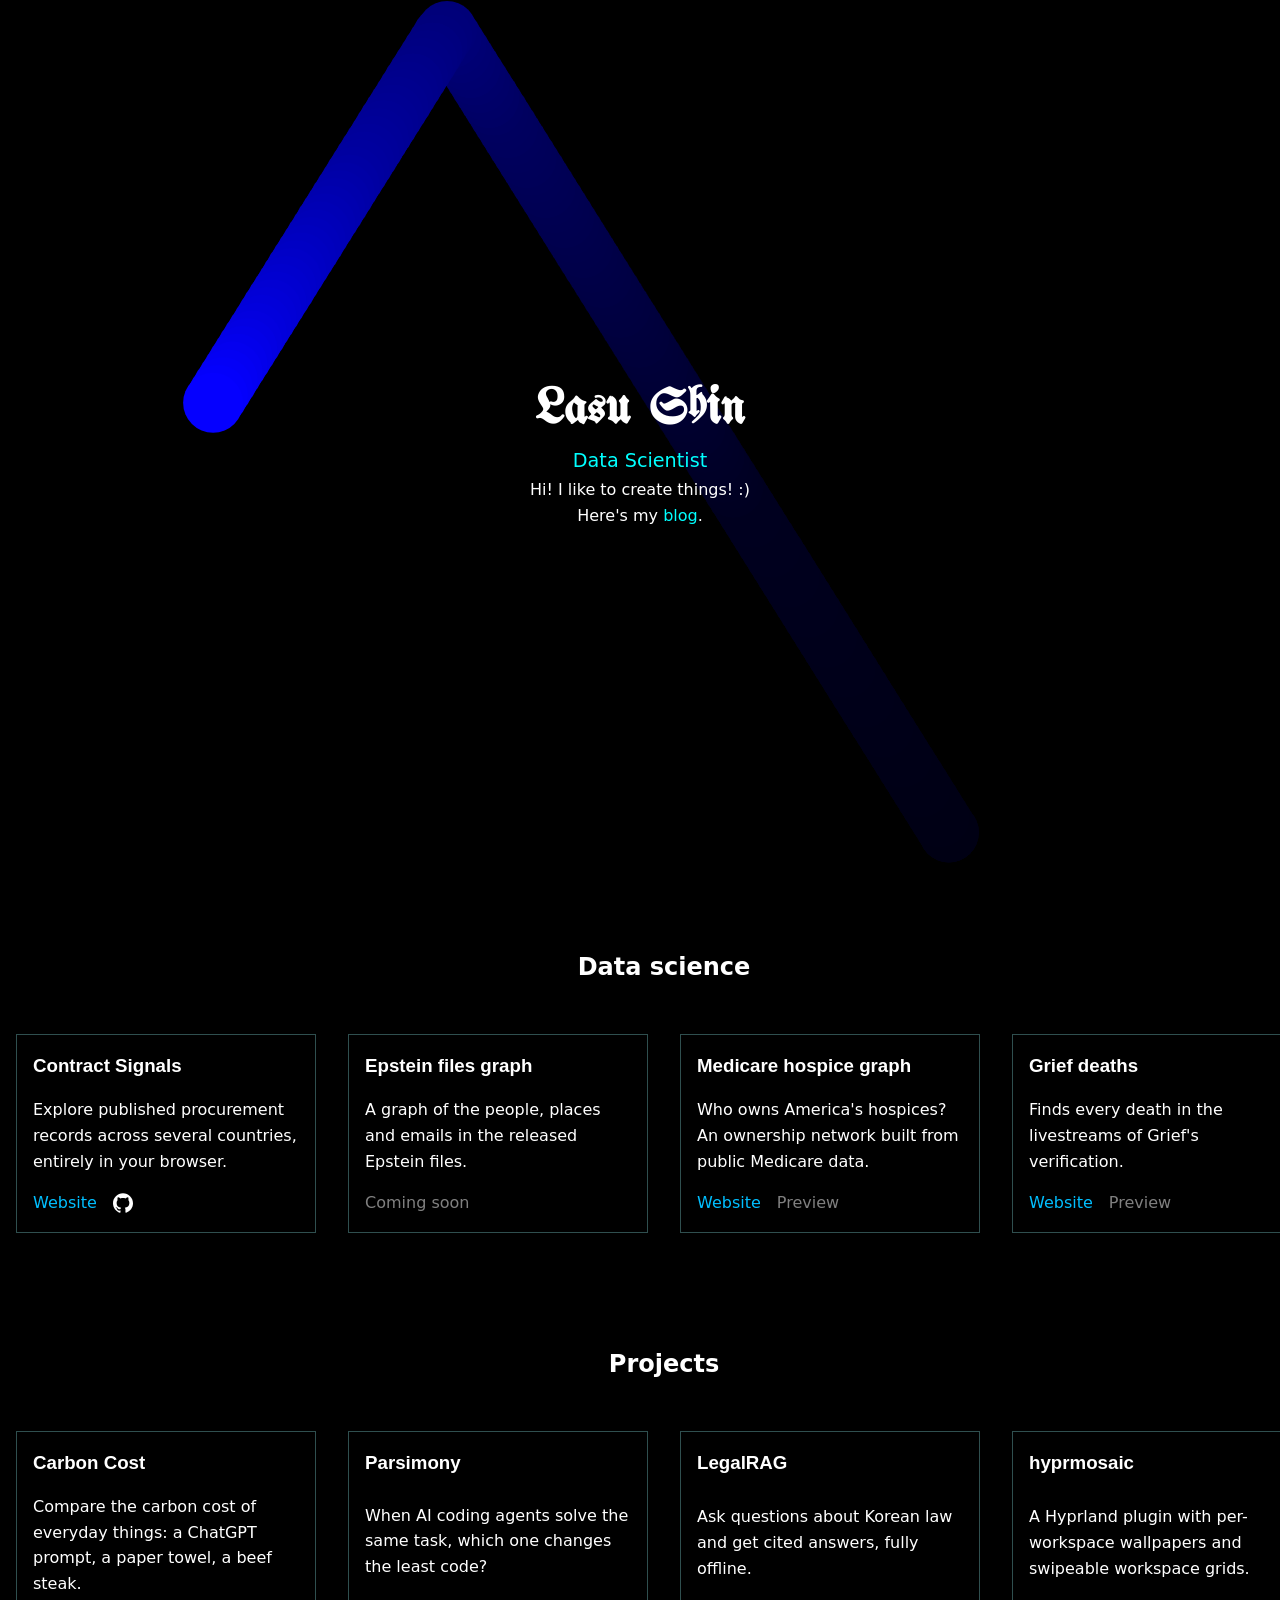
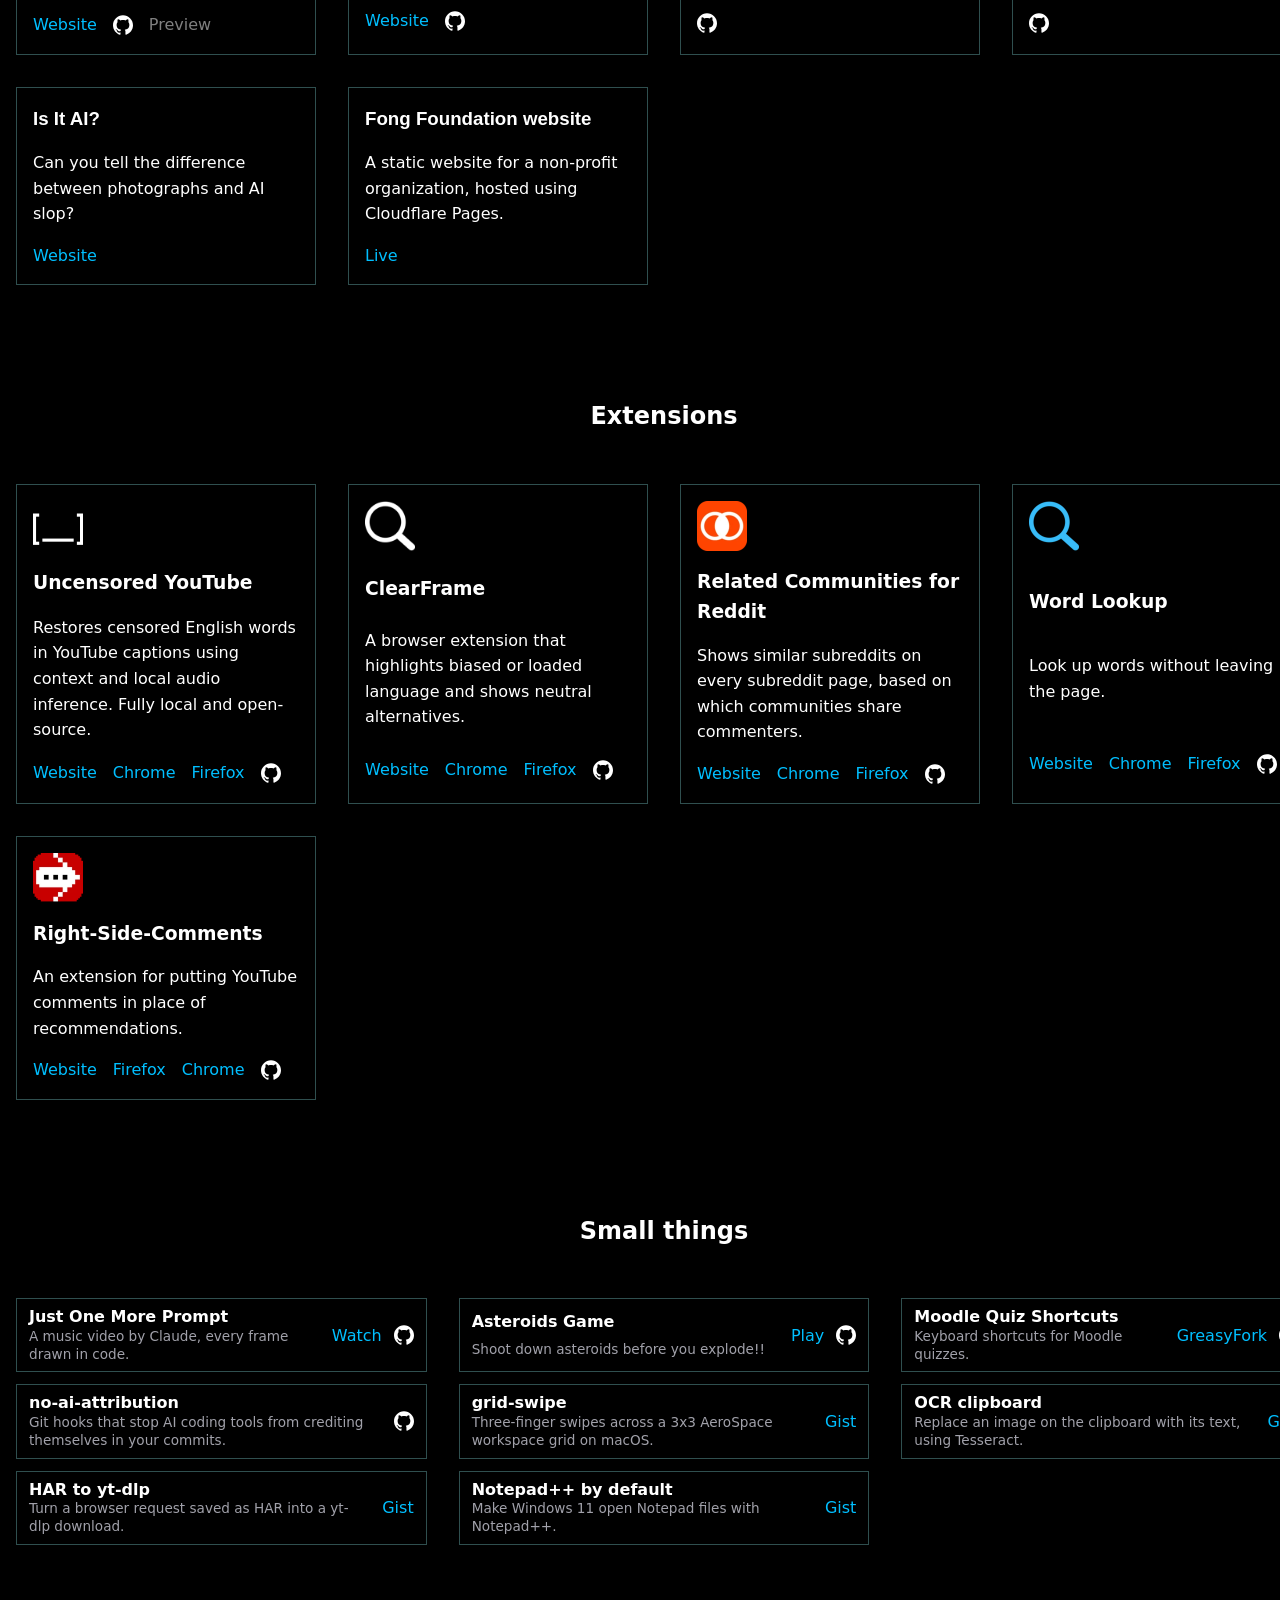
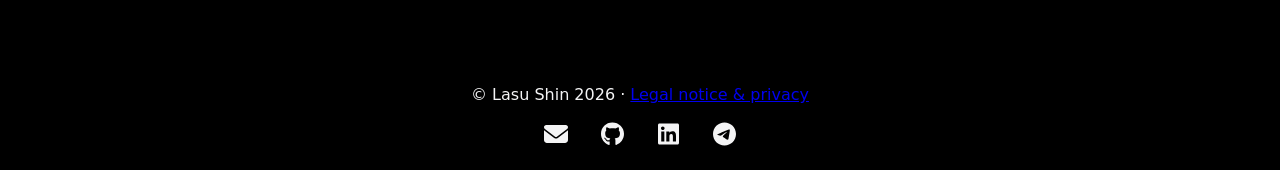
<file: index.html>
<!DOCTYPE html>
<html lang="en">
<head>
    <meta charset="UTF-8">
    <meta name="viewport" content="width=device-width, initial-scale=1.0">
    <title>Lasu Shin | Data Scientist</title>
    <meta name="description" content="Lasu Shin is a data scientist building data visualizations, browser extensions, and web tools.">
    <meta name="author" content="Lasu Shin">
    <meta name="robots" content="index,follow,max-image-preview:large">
    <meta name="theme-color" content="#000000">
    <link rel="canonical" href="https://lasu.dev/">
    <meta property="og:title" content="Lasu Shin | Data Scientist">
    <meta property="og:description" content="Projects and writing by Lasu Shin, including data visualizations, browser extensions, and web tools.">
    <meta property="og:type" content="website">
    <meta property="og:url" content="https://lasu.dev/">
    <meta property="og:site_name" content="lasu.dev">
    <meta property="og:image" content="https://lasu.dev/og-image.png">
    <meta property="og:image:width" content="1200">
    <meta property="og:image:height" content="630">
    <meta property="og:image:alt" content="Lasu Shin, data scientist: projects and writing">
    <meta name="twitter:card" content="summary_large_image">
    <meta name="twitter:title" content="Lasu Shin | Data Scientist">
    <meta name="twitter:description" content="Data visualizations, browser extensions, web tools, and writing by Lasu Shin.">
    <meta name="twitter:image" content="https://lasu.dev/og-image.png">
    <link rel="icon" href="favicon.png" type="image/png">
    <link rel="stylesheet" href="styles.css">
    <link rel="stylesheet" href="assets/site-chrome.css">
    <script type="application/ld+json">
        {
            "@context": "https://schema.org",
            "@type": "Person",
            "name": "Lasu Shin",
            "url": "https://lasu.dev/",
            "jobTitle": "Data Scientist",
            "sameAs": [
                "https://github.com/La5u",
                "https://linkedin.com/in/lasushin",
                "https://t.me/lasushin"
            ]
        }
    </script>
</head>
<body>
    <div id="particles-js" aria-hidden="true"></div>
    <main class="container">
        <header>
            <h1 id="name" class="random-font">Lasu Shin</h1>
            <p class="subtitle">Data Scientist</p>
            <p>Hi! I like to create things! :)<br>
          Here's my <a href="blog">blog</a>.</p>

        </header>

        <section aria-labelledby="data-science">
        <h2 id="data-science">Data science</h2>

        <div class="project-grid">
            <article class="project-card">
                <h3 class="text-title">Contract Signals</h3>
                <p>Explore published procurement records across several countries, entirely in your browser.</p>
                <div class="project-links">
                    <a href="https://contracts.lasu.dev" target="_blank" rel="noreferrer">Website</a>
                    <a class="github-link" href="https://github.com/La5u/contract-signals" target="_blank" rel="noreferrer" aria-label="Contract Signals GitHub repository"><span class="sr-only">GitHub</span></a>
                </div>
            </article>
            <article class="project-card">
                <h3 class="text-title">Epstein files graph</h3>
                <p>A graph of the people, places and emails in the released Epstein files.</p>
                <div class="project-links">
                    <span class="project-link-soon">Coming soon</span>
                </div>
            </article>
            <article class="project-card">
                <h3 class="text-title">Medicare hospice graph</h3>
                <p>Who owns America's hospices? An ownership network built from public Medicare data.</p>
                <div class="project-links">
                    <a href="https://caregraph.lasu.dev" target="_blank" rel="noreferrer">Website</a>
                    <span class="project-link-soon">Preview</span>
                </div>
            </article>
            <article class="project-card">
                <h3 class="text-title">Grief deaths</h3>
                <p>Finds every death in the livestreams of Grief's verification.</p>
                <div class="project-links">
                    <a href="https://grief.lasu.dev" target="_blank" rel="noreferrer">Website</a>
                    <span class="project-link-soon">Preview</span>
                </div>
            </article>
        </div>
        </section>

        <section aria-labelledby="projects">
        <h2 id="projects">Projects</h2>

        <div class="project-grid">
            <article class="project-card">
                <h3 class="text-title">Carbon Cost</h3>
                <p>Compare the carbon cost of everyday things: a ChatGPT prompt, a paper towel, a beef steak.</p>
                <div class="project-links">
                    <a href="https://carboncost.me" target="_blank" rel="noreferrer">Website</a>
                    <a class="github-link" href="https://github.com/La5u/carboncost" target="_blank" rel="noreferrer" aria-label="Carbon Cost GitHub repository"><span class="sr-only">GitHub</span></a>
                    <span class="project-link-soon">Preview</span>
                </div>
            </article>
            <article class="project-card">
                <h3 class="text-title">Parsimony</h3>
                <p>When AI coding agents solve the same task, which one changes the least code?</p>
                <div class="project-links">
                    <a href="https://parsimony.lasu.dev" target="_blank" rel="noreferrer">Website</a>
                    <a class="github-link" href="https://github.com/La5u/Parsimony" target="_blank" rel="noreferrer" aria-label="Parsimony GitHub repository"><span class="sr-only">GitHub</span></a>
                </div>
            </article>
            <article class="project-card">
                <h3 class="text-title">LegalRAG</h3>
                <p>Ask questions about Korean law and get cited answers, fully offline.</p>
                <div class="project-links">
                    <a class="github-link" href="https://github.com/La5u/LegalRAG" target="_blank" rel="noreferrer" aria-label="LegalRAG GitHub repository"><span class="sr-only">GitHub</span></a>
                </div>
            </article>
            <article class="project-card">
                <h3 class="text-title">hyprmosaic</h3>
                <p>A Hyprland plugin with per-workspace wallpapers and swipeable workspace grids.</p>
                <div class="project-links">
                    <a class="github-link" href="https://github.com/La5u/hyprmosaic" target="_blank" rel="noreferrer" aria-label="hyprmosaic GitHub repository"><span class="sr-only">GitHub</span></a>
                </div>
            </article>
            <article class="project-card">
                <h3 class="text-title">Is It AI?</h3>
                <p>Can you tell the difference between photographs and AI slop?</p>
                <div class="project-links">
                    <a href="https://isitai.lasu.dev" target="_blank" rel="noreferrer">Website</a>
                </div>
            </article>
            <article class="project-card">
                <h3 class="text-title">Fong Foundation website</h3>

                <p>A static website for a non-profit organization, hosted using Cloudflare Pages.</p>
                <div class="project-links">
                    <a href="https://fongfoundation.org" target="_blank" rel="noreferrer">Live</a>
                </div>
            </article>
        </div>
        </section>

        <section aria-labelledby="extensions">
        <h2 id="extensions">Extensions</h2>

        <div class="project-grid">
            <article class="project-card">
                <img src="assets/uncensored.png" width="50" height="50" alt="Uncensored YouTube icon" loading="lazy" decoding="async">
                <h3>Uncensored YouTube</h3>
                <p>Restores censored English words in YouTube captions using context and local audio inference. Fully local and open-source.</p>
                <div class="project-links">
                    <a href="uncensored/">Website</a>
                    <a href="https://chromewebstore.google.com/detail/uncensored-youtube/mbclkeohmlkedanbdcinenopclibbjko" target="_blank" rel="noreferrer">Chrome</a>
                    <a href="https://addons.mozilla.org/en-US/firefox/addon/uncensored/" target="_blank" rel="noreferrer">Firefox</a>
                    <a class="github-link" href="https://github.com/La5u/Uncensored-Youtube" target="_blank" rel="noreferrer" aria-label="Uncensored YouTube GitHub repository"><span class="sr-only">GitHub</span></a>
                </div>
            </article>
            <article class="project-card">
                <img class="invert-icon" src="clearframe.png" width="50" height="50" alt="ClearFrame icon" loading="lazy" decoding="async">
                <h3>ClearFrame</h3>
                <p>A browser extension that highlights biased or loaded language and shows neutral alternatives.</p>
                <div class="project-links">
                    <a href="clearframe/">Website</a>
                    <a href="https://chromewebstore.google.com/detail/clearframe/nkijmgimgocgagenbmgjjchaepjlcked" target="_blank" rel="noreferrer">Chrome</a>
                    <a href="https://addons.mozilla.org/en-US/firefox/addon/clearframe/" target="_blank" rel="noreferrer">Firefox</a>
                    <a class="github-link" href="https://github.com/La5u/clearframe" target="_blank" rel="noreferrer" aria-label="ClearFrame GitHub repository"><span class="sr-only">GitHub</span></a>
                </div>
            </article>
            <article class="project-card">
                <img src="related-communities/assets/icon-tile.webp" width="50" height="50" alt="Related Communities for Reddit icon" loading="lazy" decoding="async">
                <h3>Related Communities for Reddit</h3>
                <p>Shows similar subreddits on every subreddit page, based on which communities share commenters.</p>
                <div class="project-links">
                    <a href="related-communities/">Website</a>
                    <a href="https://chromewebstore.google.com/detail/related-communities-for-r/chapcchdkmhkclkgkpnmomncgbpeebmo" target="_blank" rel="noreferrer">Chrome</a>
                    <a href="https://addons.mozilla.org/en-US/firefox/addon/related-communities-for-reddit/" target="_blank" rel="noreferrer">Firefox</a>
                    <a class="github-link" href="https://github.com/La5u/reddit-suggestions" target="_blank" rel="noreferrer" aria-label="Related Communities for Reddit GitHub repository"><span class="sr-only">GitHub</span></a>
                </div>
            </article>
            <article class="project-card">
                <img src="word-lookup/assets/icon-tile.webp" width="50" height="50" alt="Word Lookup icon" loading="lazy" decoding="async">
                <h3>Word Lookup</h3>
                <p>Look up words without leaving the page.</p>
                <div class="project-links">
                    <a href="word-lookup/">Website</a>
                    <a href="https://chromewebstore.google.com/detail/word-lookup/fmkaeiligcgpdmmblhkjangciejijpco" target="_blank" rel="noreferrer">Chrome</a>
                    <a href="https://addons.mozilla.org/en-US/firefox/addon/word_lookup/" target="_blank" rel="noreferrer">Firefox</a>
                    <a class="github-link" href="https://github.com/La5u/word-lookup" target="_blank" rel="noreferrer" aria-label="Word Lookup GitHub repository"><span class="sr-only">GitHub</span></a>
                </div>
            </article>
            <article class="project-card">
                <img src="rsc.webp" width="50" height="50" alt="Right-Side-Comments extension icon" loading="lazy" decoding="async">
                <h3>Right-Side-Comments</h3>
                <p>An extension for putting YouTube comments in place of recommendations.</p>
                <div class="project-links">
                    <a href="right-side-comments/">Website</a>

                    <a href="https://addons.mozilla.org/en-US/firefox/addon/right-side-comments/" target="_blank" rel="noreferrer">Firefox</a>

                    <a href="https://chromewebstore.google.com/detail/right-side-comments/dbbdaiekbopmfbjdchgggfeabapnacnh" target="_blank" rel="noreferrer">Chrome</a>
                    <a class="github-link" href="https://github.com/La5u/Right-Side-Comments" target="_blank" rel="noreferrer" aria-label="Right-Side-Comments GitHub repository"><span class="sr-only">GitHub</span></a>
                </div>
            </article>
        </div>
        </section>

        <section aria-labelledby="small-things">
        <h2 id="small-things">Small things</h2>

        <div class="small-grid">
            <article class="small-item">
                <h3>Just One More Prompt</h3>
                <p>A music video by Claude, every frame drawn in code.</p>
                <div class="project-links">
                    <a href="https://youtu.be/oj2pAPeWn74" target="_blank" rel="noreferrer">Watch</a>
                    <a class="github-link" href="https://github.com/La5u/just-one-more-prompt" target="_blank" rel="noreferrer" aria-label="Just One More Prompt on GitHub"><span class="sr-only">GitHub</span></a>
                </div>
            </article>
            <article class="small-item">
                <h3>Asteroids Game</h3>
                <p>Shoot down asteroids before you explode!!</p>
                <div class="project-links">
                    <a href="https://la5u.github.io/asteroids" target="_blank" rel="noreferrer">Play</a>
                    <a class="github-link" href="https://github.com/La5u/asteroids" target="_blank" rel="noreferrer" aria-label="Asteroids Game on GitHub"><span class="sr-only">GitHub</span></a>
                </div>
            </article>
            <article class="small-item">
                <h3>Moodle Quiz Shortcuts</h3>
                <p>Keyboard shortcuts for Moodle quizzes.</p>
                <div class="project-links">
                    <a href="https://greasyfork.org/en/scripts/524310" target="_blank" rel="noreferrer">GreasyFork</a>
                    <a class="github-link" href="https://github.com/La5u/Moodle-Quiz-Shortcuts" target="_blank" rel="noreferrer" aria-label="Moodle Quiz Shortcuts on GitHub"><span class="sr-only">GitHub</span></a>
                </div>
            </article>
            <article class="small-item">
                <h3>no-ai-attribution</h3>
                <p>Git hooks that stop AI coding tools from crediting themselves in your commits.</p>
                <div class="project-links">
                    <a class="github-link" href="https://github.com/La5u/no-ai-attribution" target="_blank" rel="noreferrer" aria-label="no-ai-attribution on GitHub"><span class="sr-only">GitHub</span></a>
                </div>
            </article>
            <article class="small-item">
                <h3>grid-swipe</h3>
                <p>Three-finger swipes across a 3x3 AeroSpace workspace grid on macOS.</p>
                <div class="project-links">
                    <a href="https://gist.github.com/La5u/e80f98a02348253df653d6cd72dcdb08" target="_blank" rel="noreferrer">Gist</a>
                </div>
            </article>
            <article class="small-item">
                <h3>OCR clipboard</h3>
                <p>Replace an image on the clipboard with its text, using Tesseract.</p>
                <div class="project-links">
                    <a href="https://gist.github.com/La5u/edfdfd0ae54f1cbd57301c56dee2b7c9" target="_blank" rel="noreferrer">Gist</a>
                </div>
            </article>
            <article class="small-item">
                <h3>HAR to yt-dlp</h3>
                <p>Turn a browser request saved as HAR into a yt-dlp download.</p>
                <div class="project-links">
                    <a href="https://gist.github.com/La5u/b1320caffdcc311e9620a27c896a7b97" target="_blank" rel="noreferrer">Gist</a>
                </div>
            </article>
            <article class="small-item">
                <h3>Notepad++ by default</h3>
                <p>Make Windows 11 open Notepad files with Notepad++.</p>
                <div class="project-links">
                    <a href="https://gist.github.com/La5u/9ab055b383d21c2e32ecc87a908fe10e" target="_blank" rel="noreferrer">Gist</a>
                </div>
            </article>
        </div>
        <a class="hidden-source-link" href="https://github.com/La5u/lasu.dev" target="_blank" rel="noreferrer">Source code</a>
        </section>

    </main>
    <footer class="site-footer">
        <p class="copyright">© Lasu Shin <span data-current-year>2026</span> · <a href="/legal/">Legal notice &amp; privacy</a></p>
        <nav class="social-links">

            <a href="mailto:lasushin@proton.me" class="social-icon" aria-label="Email Lasu Shin">
                <span class="site-icon site-icon--envelope" aria-hidden="true"></span>
            </a>
            <a href="https://github.com/La5u" target="_blank" rel="noreferrer" class="social-icon" aria-label="Lasu Shin on GitHub">
                <span class="site-icon site-icon--github" aria-hidden="true"></span>
            </a>
            <a href="https://linkedin.com/in/lasushin" target="_blank" rel="noreferrer" class="social-icon" aria-label="Lasu Shin on LinkedIn">
                <span class="site-icon site-icon--linkedin" aria-hidden="true"></span>
            </a>
            <a href="https://t.me/lasushin" target="_blank" rel="noreferrer" class="social-icon" aria-label="Lasu Shin on Telegram">
                <span class="site-icon site-icon--telegram" aria-hidden="true"></span>
            </a>

        </nav>

    </footer>
    <script defer src="particles-config.js"></script>
    <script defer src="bounce-animation.js"></script>
    <script defer src="app.js"></script>
</body>
</html>
</file>
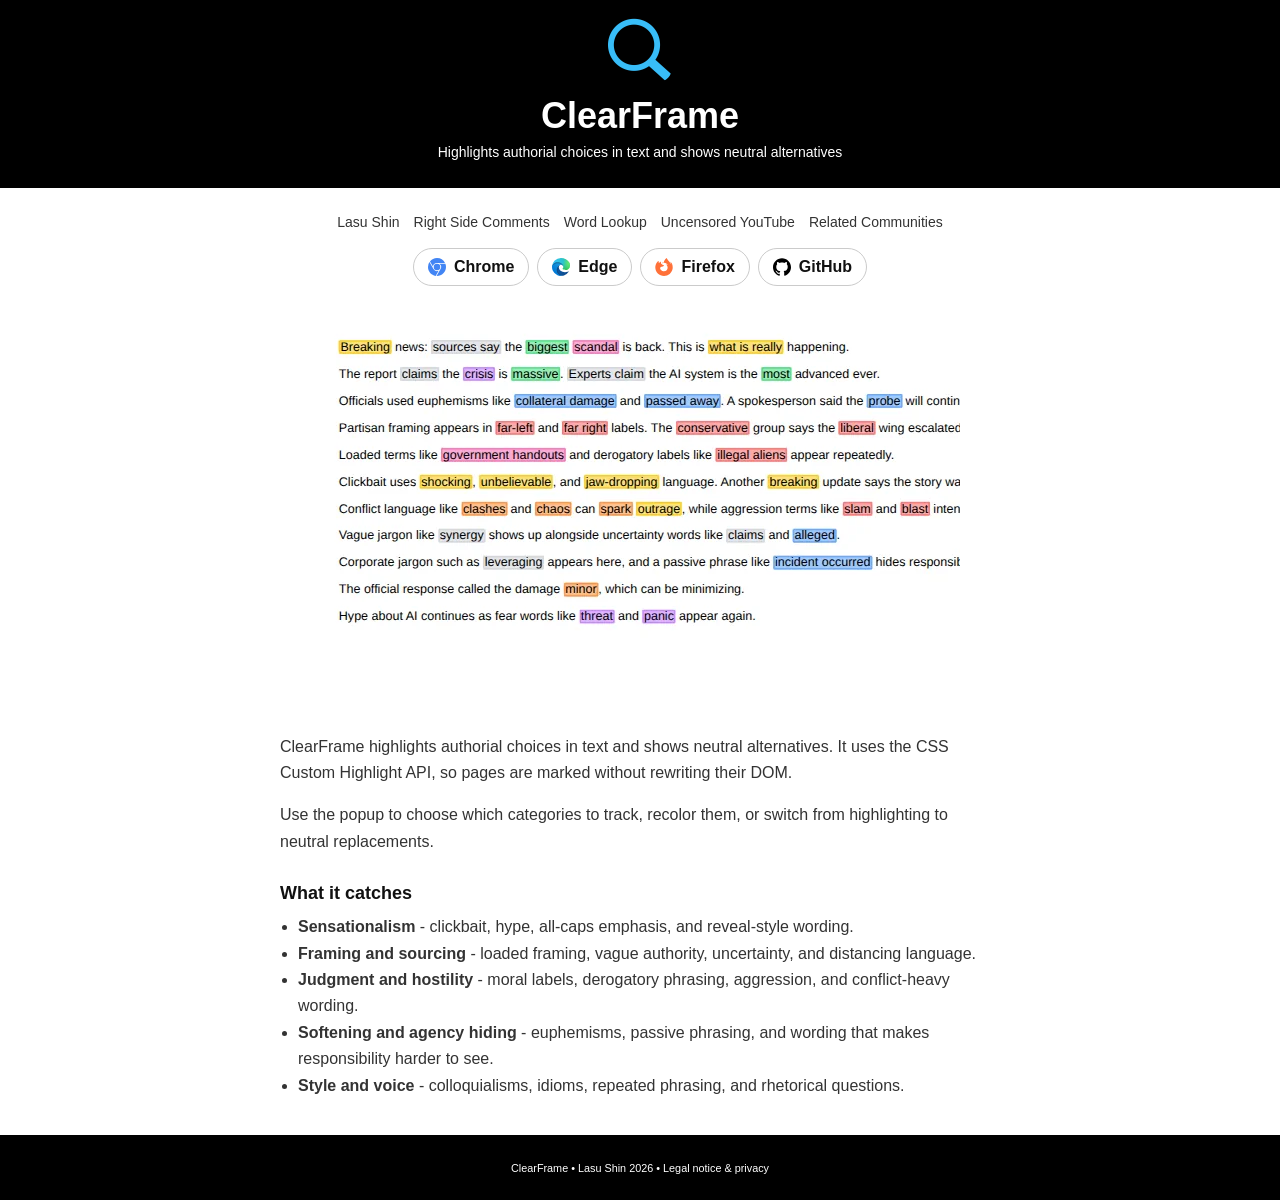
<file: clearframe/index.html>
<!doctype html>
<html lang="en">
<head>
  <meta charset="utf-8" />
  <meta name="viewport" content="width=device-width, initial-scale=1" />
  <title>ClearFrame Browser Extension | Highlight Loaded Language</title>
  <meta
    name="description"
    content="Browser extension that highlights authorial choices in text and shows neutral alternatives."
  />
  <link rel="canonical" href="https://lasu.dev/clearframe/" />
  <meta property="og:title" content="ClearFrame Browser Extension" />
  <meta property="og:description" content="Highlight authorial choices in text and see neutral alternatives." />
  <meta property="og:type" content="website" />
  <meta property="og:url" content="https://lasu.dev/clearframe/" />
  <meta property="og:site_name" content="lasu.dev" />
  <meta property="og:image" content="https://lasu.dev/clearframe-icon.png" />
  <meta name="twitter:card" content="summary" />
  <meta name="twitter:title" content="ClearFrame Browser Extension" />
  <meta name="twitter:description" content="Highlight authorial choices in text and see neutral alternatives." />
  <meta name="twitter:image" content="https://lasu.dev/clearframe-icon.png" />
  <meta name="theme-color" content="#000000" />
  <link rel="icon" type="image/png" href="../clearframe-icon.png" />
  <link rel="apple-touch-icon" href="../clearframe-icon.png" />
  <link rel="stylesheet" href="../assets/extension-page.css" />
  <script type="application/ld+json">
    {
      "@context": "https://schema.org",
      "@type": "SoftwareApplication",
      "name": "ClearFrame",
      "applicationCategory": "BrowserApplication",
      "operatingSystem": "Chrome, Microsoft Edge, Firefox",
      "url": "https://lasu.dev/clearframe/",
      "image": "https://lasu.dev/clearframe-icon.png",
      "description": "Browser extension that highlights authorial choices in text and shows neutral alternatives.",
      "offers": {
        "@type": "Offer",
        "price": "0",
        "priceCurrency": "USD"
      },
      "author": {
        "@type": "Person",
        "name": "Lasu Shin",
        "url": "https://lasu.dev/"
      }
    }
  </script>
</head>
<body>
  <header class="banner">
    <img src="../clearframe-icon.png" alt="ClearFrame icon" class="logo" />
    <h1>ClearFrame</h1>
    <p class="version">Highlights authorial choices in text and shows neutral alternatives</p>
  </header>

  <main class="container">
    <nav class="page-nav" aria-label="Page navigation">
      <a href="../">Lasu Shin</a>
      <a href="../right-side-comments/">Right Side Comments</a>
      <a href="../word-lookup/">Word Lookup</a>
      <a href="../uncensored/">Uncensored YouTube</a>
      <a href="../related-communities/">Related Communities</a>
    </nav>

    <div class="actions">
      <a href="https://chromewebstore.google.com/detail/clearframe/nkijmgimgocgagenbmgjjchaepjlcked" target="_blank" rel="noopener noreferrer" aria-label="Install from Chrome Web Store">
        <img class="browser-icon-img" src="../assets/browser-icons/chrome.svg" alt="" aria-hidden="true" />
        <span>Chrome</span>
      </a>
      <a href="https://microsoftedge.microsoft.com/addons/detail/clearframe/gjcfmjnafiailjjaliohhllobhmkhidp" target="_blank" rel="noopener noreferrer" aria-label="Install from Microsoft Edge Add-ons">
        <img class="browser-icon-img" src="../assets/browser-icons/edge.svg" alt="" aria-hidden="true" />
        <span>Edge</span>
      </a>
      <a href="https://addons.mozilla.org/en-US/firefox/addon/clearframe/" target="_blank" rel="noopener noreferrer" aria-label="Install from Firefox Add-ons">
        <img class="browser-icon-img" src="../assets/browser-icons/firefox.svg" alt="" aria-hidden="true" />
        <span>Firefox</span>
      </a>
      <a href="https://github.com/La5u/clearframe" target="_blank" rel="noopener noreferrer">
        <img class="browser-icon-img" src="../assets/browser-icons/github.svg" alt="" aria-hidden="true" />
        <span>GitHub</span>
      </a>
    </div>

    <section class="shots">
      <img src="./test-all-types.webp" width="640" height="400" alt="ClearFrame browser extension highlighting loaded language categories" />
    </section>

    <section class="copy">
      <p>ClearFrame highlights authorial choices in text and shows neutral alternatives. It uses the CSS Custom Highlight API, so pages are marked without rewriting their DOM.</p>
      <p>Use the popup to choose which categories to track, recolor them, or switch from highlighting to neutral replacements.</p>

      <h2>What it catches</h2>
      <ul>
        <li><strong>Sensationalism</strong> - clickbait, hype, all-caps emphasis, and reveal-style wording.</li>
        <li><strong>Framing and sourcing</strong> - loaded framing, vague authority, uncertainty, and distancing language.</li>
        <li><strong>Judgment and hostility</strong> - moral labels, derogatory phrasing, aggression, and conflict-heavy wording.</li>
        <li><strong>Softening and agency hiding</strong> - euphemisms, passive phrasing, and wording that makes responsibility harder to see.</li>
        <li><strong>Style and voice</strong> - colloquialisms, idioms, repeated phrasing, and rhetorical questions.</li>
      </ul>
    </section>
  </main>

  <footer>
    <small>ClearFrame • <a href="../">Lasu Shin</a> <span data-current-year>2026</span> • <a href="/legal/">Legal notice &amp; privacy</a></small>
  </footer>
  <script defer src="../assets/site-chrome.js"></script>
</body>
</html>
</file>
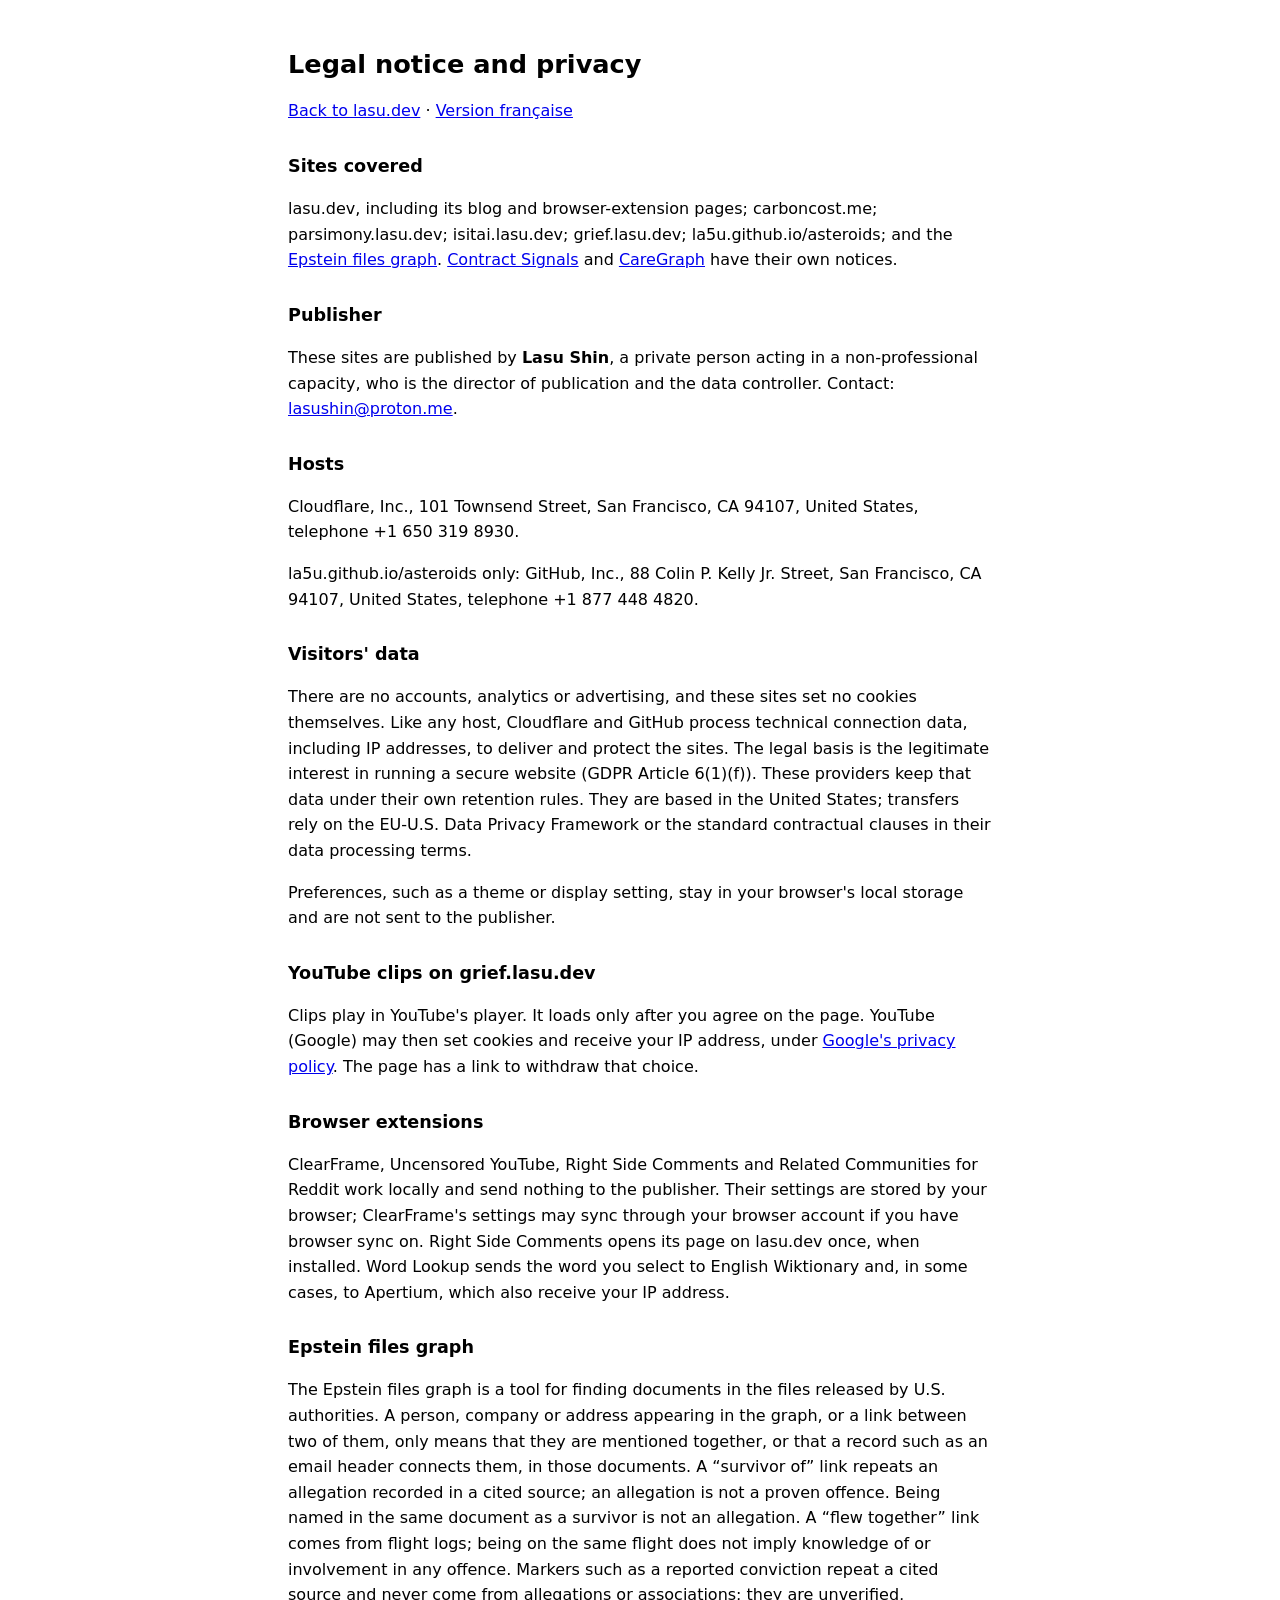
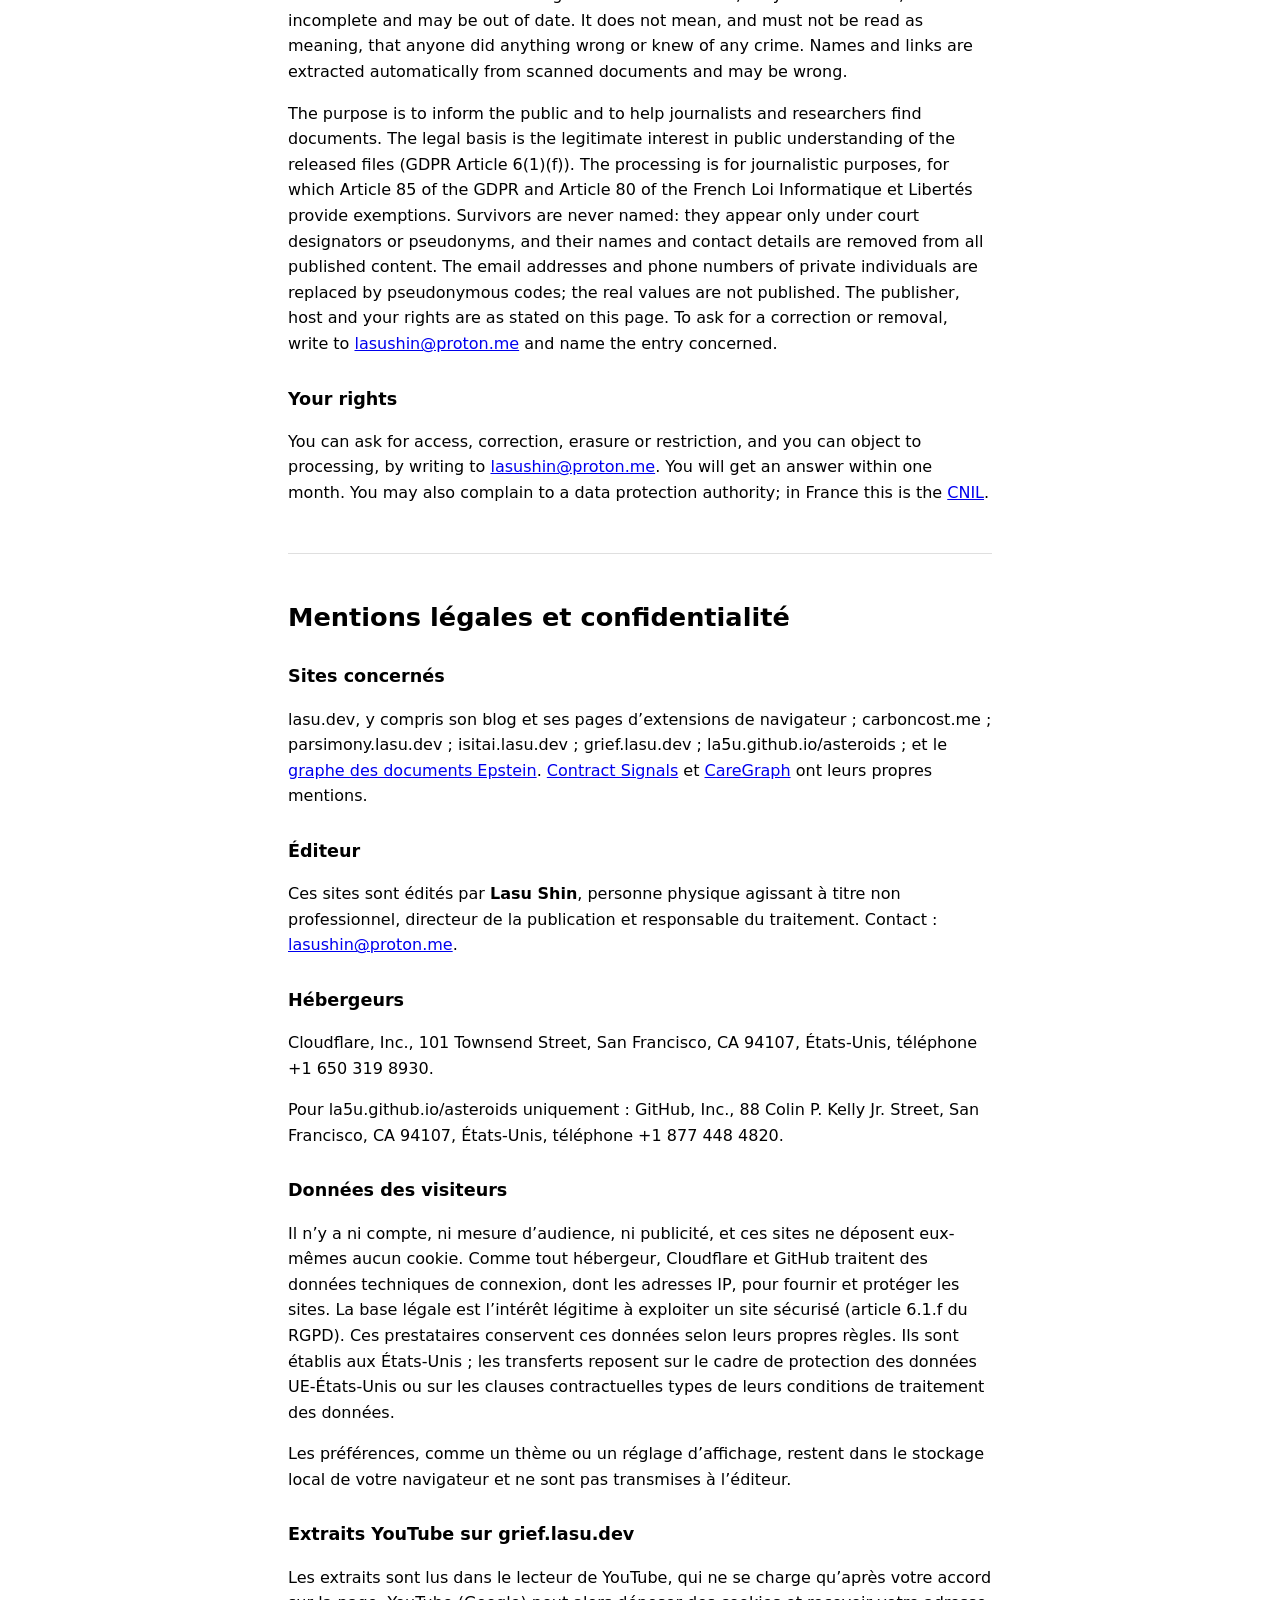
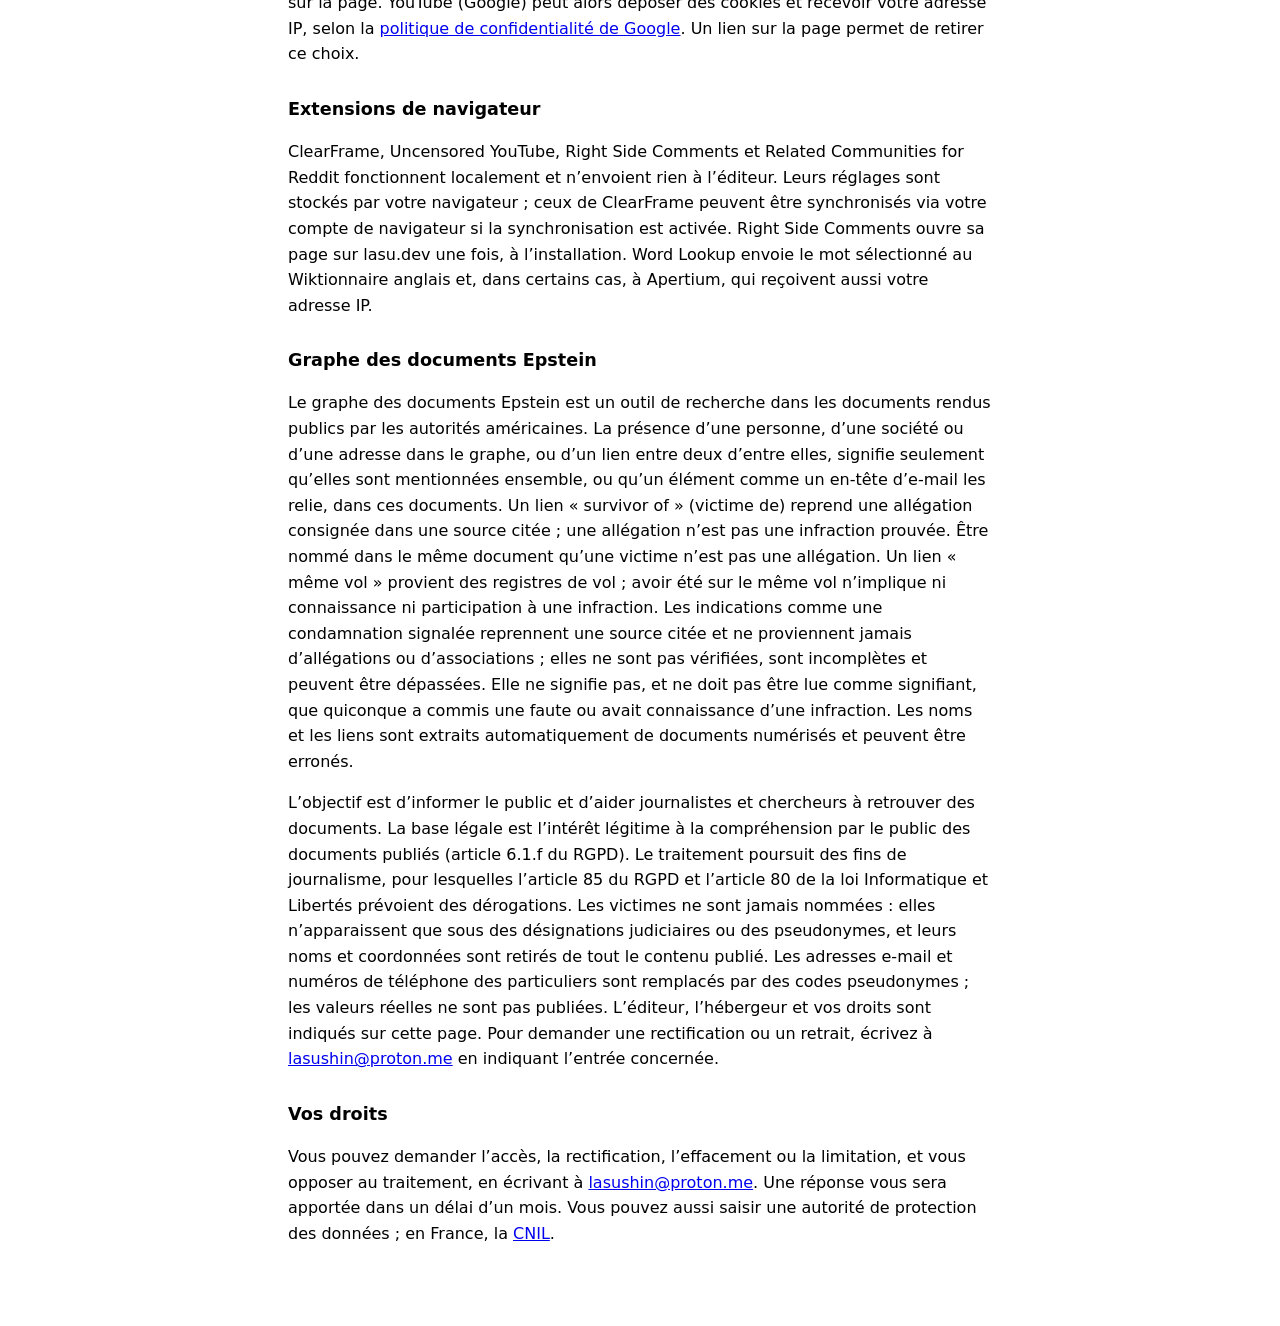
<file: legal/index.html>
<!doctype html>
<html lang="en">
<head>
  <meta charset="utf-8">
  <meta name="viewport" content="width=device-width, initial-scale=1">
  <title>Legal notice and privacy | Lasu Shin</title>
  <meta name="description" content="Legal notice and privacy information for lasu.dev and related sites.">
  <link rel="icon" type="image/png" href="/favicon.png">
  <style>
    :root { color-scheme: light dark; }
    body { max-width: 44rem; margin: 0 auto; padding: 2rem 1.25rem 4rem; font: 1rem/1.6 system-ui, sans-serif; }
    h1 { font-size: 1.6rem; line-height: 1.25; } h2 { font-size: 1.1rem; margin-top: 1.75rem; }
    hr { margin: 3rem 0; border: 0; border-top: 1px solid #8884; }
  </style>
</head>
<body>
<main>
  <h1>Legal notice and privacy</h1>
  <p><a href="/">Back to lasu.dev</a> · <a href="#fr">Version française</a></p>

  <h2>Sites covered</h2>
  <p>lasu.dev, including its blog and browser-extension pages; carboncost.me; parsimony.lasu.dev; isitai.lasu.dev; grief.lasu.dev; la5u.github.io/asteroids; and the <a href="#epstein">Epstein files graph</a>. <a href="https://contracts.lasu.dev/privacy.html">Contract Signals</a> and <a href="https://caregraph.lasu.dev/about.html">CareGraph</a> have their own notices.</p>

  <h2>Publisher</h2>
  <p>These sites are published by <strong>Lasu Shin</strong>, a private person acting in a non-professional capacity, who is the director of publication and the data controller. Contact: <a href="mailto:lasushin@proton.me">lasushin@proton.me</a>.</p>

  <h2>Hosts</h2>
  <p>Cloudflare, Inc., 101 Townsend Street, San Francisco, CA 94107, United States, telephone +1 650 319 8930.</p>
  <p>la5u.github.io/asteroids only: GitHub, Inc., 88 Colin P. Kelly Jr. Street, San Francisco, CA 94107, United States, telephone +1 877 448 4820.</p>

  <h2>Visitors' data</h2>
  <p>There are no accounts, analytics or advertising, and these sites set no cookies themselves. Like any host, Cloudflare and GitHub process technical connection data, including IP addresses, to deliver and protect the sites. The legal basis is the legitimate interest in running a secure website (GDPR Article 6(1)(f)). These providers keep that data under their own retention rules. They are based in the United States; transfers rely on the EU-U.S. Data Privacy Framework or the standard contractual clauses in their data processing terms.</p>
  <p>Preferences, such as a theme or display setting, stay in your browser's local storage and are not sent to the publisher.</p>

  <h2>YouTube clips on grief.lasu.dev</h2>
  <p>Clips play in YouTube's player. It loads only after you agree on the page. YouTube (Google) may then set cookies and receive your IP address, under <a href="https://policies.google.com/privacy">Google's privacy policy</a>. The page has a link to withdraw that choice.</p>

  <h2>Browser extensions</h2>
  <p>ClearFrame, Uncensored YouTube, Right Side Comments and Related Communities for Reddit work locally and send nothing to the publisher. Their settings are stored by your browser; ClearFrame's settings may sync through your browser account if you have browser sync on. Right Side Comments opens its page on lasu.dev once, when installed. Word Lookup sends the word you select to English Wiktionary and, in some cases, to Apertium, which also receive your IP address.</p>

  <h2 id="epstein">Epstein files graph</h2>
  <p>The Epstein files graph is a tool for finding documents in the files released by U.S. authorities. A person, company or address appearing in the graph, or a link between two of them, only means that they are mentioned together, or that a record such as an email header connects them, in those documents. A “survivor of” link repeats an allegation recorded in a cited source; an allegation is not a proven offence. Being named in the same document as a survivor is not an allegation. A “flew together” link comes from flight logs; being on the same flight does not imply knowledge of or involvement in any offence. Markers such as a reported conviction repeat a cited source and never come from allegations or associations; they are unverified, incomplete and may be out of date. It does not mean, and must not be read as meaning, that anyone did anything wrong or knew of any crime. Names and links are extracted automatically from scanned documents and may be wrong.</p>
  <p>The purpose is to inform the public and to help journalists and researchers find documents. The legal basis is the legitimate interest in public understanding of the released files (GDPR Article 6(1)(f)). The processing is for journalistic purposes, for which Article 85 of the GDPR and Article 80 of the French Loi Informatique et Libertés provide exemptions. Survivors are never named: they appear only under court designators or pseudonyms, and their names and contact details are removed from all published content. The email addresses and phone numbers of private individuals are replaced by pseudonymous codes; the real values are not published. The publisher, host and your rights are as stated on this page. To ask for a correction or removal, write to <a href="mailto:lasushin@proton.me">lasushin@proton.me</a> and name the entry concerned.</p>

  <h2>Your rights</h2>
  <p>You can ask for access, correction, erasure or restriction, and you can object to processing, by writing to <a href="mailto:lasushin@proton.me">lasushin@proton.me</a>. You will get an answer within one month. You may also complain to a data protection authority; in France this is the <a href="https://www.cnil.fr/fr/plaintes">CNIL</a>.</p>

  <hr>
  <h1 id="fr" lang="fr">Mentions légales et confidentialité</h1>
  <div lang="fr">
  <h2>Sites concernés</h2>
  <p>lasu.dev, y compris son blog et ses pages d’extensions de navigateur ; carboncost.me ; parsimony.lasu.dev ; isitai.lasu.dev ; grief.lasu.dev ; la5u.github.io/asteroids ; et le <a href="#epstein-fr">graphe des documents Epstein</a>. <a href="https://contracts.lasu.dev/privacy.html">Contract Signals</a> et <a href="https://caregraph.lasu.dev/about.html">CareGraph</a> ont leurs propres mentions.</p>

  <h2>Éditeur</h2>
  <p>Ces sites sont édités par <strong>Lasu Shin</strong>, personne physique agissant à titre non professionnel, directeur de la publication et responsable du traitement. Contact : <a href="mailto:lasushin@proton.me">lasushin@proton.me</a>.</p>

  <h2>Hébergeurs</h2>
  <p>Cloudflare, Inc., 101 Townsend Street, San Francisco, CA 94107, États-Unis, téléphone +1 650 319 8930.</p>
  <p>Pour la5u.github.io/asteroids uniquement : GitHub, Inc., 88 Colin P. Kelly Jr. Street, San Francisco, CA 94107, États-Unis, téléphone +1 877 448 4820.</p>

  <h2>Données des visiteurs</h2>
  <p>Il n’y a ni compte, ni mesure d’audience, ni publicité, et ces sites ne déposent eux-mêmes aucun cookie. Comme tout hébergeur, Cloudflare et GitHub traitent des données techniques de connexion, dont les adresses IP, pour fournir et protéger les sites. La base légale est l’intérêt légitime à exploiter un site sécurisé (article 6.1.f du RGPD). Ces prestataires conservent ces données selon leurs propres règles. Ils sont établis aux États-Unis ; les transferts reposent sur le cadre de protection des données UE-États-Unis ou sur les clauses contractuelles types de leurs conditions de traitement des données.</p>
  <p>Les préférences, comme un thème ou un réglage d’affichage, restent dans le stockage local de votre navigateur et ne sont pas transmises à l’éditeur.</p>

  <h2>Extraits YouTube sur grief.lasu.dev</h2>
  <p>Les extraits sont lus dans le lecteur de YouTube, qui ne se charge qu’après votre accord sur la page. YouTube (Google) peut alors déposer des cookies et recevoir votre adresse IP, selon la <a href="https://policies.google.com/privacy?hl=fr">politique de confidentialité de Google</a>. Un lien sur la page permet de retirer ce choix.</p>

  <h2>Extensions de navigateur</h2>
  <p>ClearFrame, Uncensored YouTube, Right Side Comments et Related Communities for Reddit fonctionnent localement et n’envoient rien à l’éditeur. Leurs réglages sont stockés par votre navigateur ; ceux de ClearFrame peuvent être synchronisés via votre compte de navigateur si la synchronisation est activée. Right Side Comments ouvre sa page sur lasu.dev une fois, à l’installation. Word Lookup envoie le mot sélectionné au Wiktionnaire anglais et, dans certains cas, à Apertium, qui reçoivent aussi votre adresse IP.</p>

  <h2 id="epstein-fr">Graphe des documents Epstein</h2>
  <p>Le graphe des documents Epstein est un outil de recherche dans les documents rendus publics par les autorités américaines. La présence d’une personne, d’une société ou d’une adresse dans le graphe, ou d’un lien entre deux d’entre elles, signifie seulement qu’elles sont mentionnées ensemble, ou qu’un élément comme un en-tête d’e-mail les relie, dans ces documents. Un lien « survivor of » (victime de) reprend une allégation consignée dans une source citée ; une allégation n’est pas une infraction prouvée. Être nommé dans le même document qu’une victime n’est pas une allégation. Un lien « même vol » provient des registres de vol ; avoir été sur le même vol n’implique ni connaissance ni participation à une infraction. Les indications comme une condamnation signalée reprennent une source citée et ne proviennent jamais d’allégations ou d’associations ; elles ne sont pas vérifiées, sont incomplètes et peuvent être dépassées. Elle ne signifie pas, et ne doit pas être lue comme signifiant, que quiconque a commis une faute ou avait connaissance d’une infraction. Les noms et les liens sont extraits automatiquement de documents numérisés et peuvent être erronés.</p>
  <p>L’objectif est d’informer le public et d’aider journalistes et chercheurs à retrouver des documents. La base légale est l’intérêt légitime à la compréhension par le public des documents publiés (article 6.1.f du RGPD). Le traitement poursuit des fins de journalisme, pour lesquelles l’article 85 du RGPD et l’article 80 de la loi Informatique et Libertés prévoient des dérogations. Les victimes ne sont jamais nommées : elles n’apparaissent que sous des désignations judiciaires ou des pseudonymes, et leurs noms et coordonnées sont retirés de tout le contenu publié. Les adresses e-mail et numéros de téléphone des particuliers sont remplacés par des codes pseudonymes ; les valeurs réelles ne sont pas publiées. L’éditeur, l’hébergeur et vos droits sont indiqués sur cette page. Pour demander une rectification ou un retrait, écrivez à <a href="mailto:lasushin@proton.me">lasushin@proton.me</a> en indiquant l’entrée concernée.</p>

  <h2>Vos droits</h2>
  <p>Vous pouvez demander l’accès, la rectification, l’effacement ou la limitation, et vous opposer au traitement, en écrivant à <a href="mailto:lasushin@proton.me">lasushin@proton.me</a>. Une réponse vous sera apportée dans un délai d’un mois. Vous pouvez aussi saisir une autorité de protection des données ; en France, la <a href="https://www.cnil.fr/fr/plaintes">CNIL</a>.</p>
  </div>
</main>
</body>
</html>
</file>
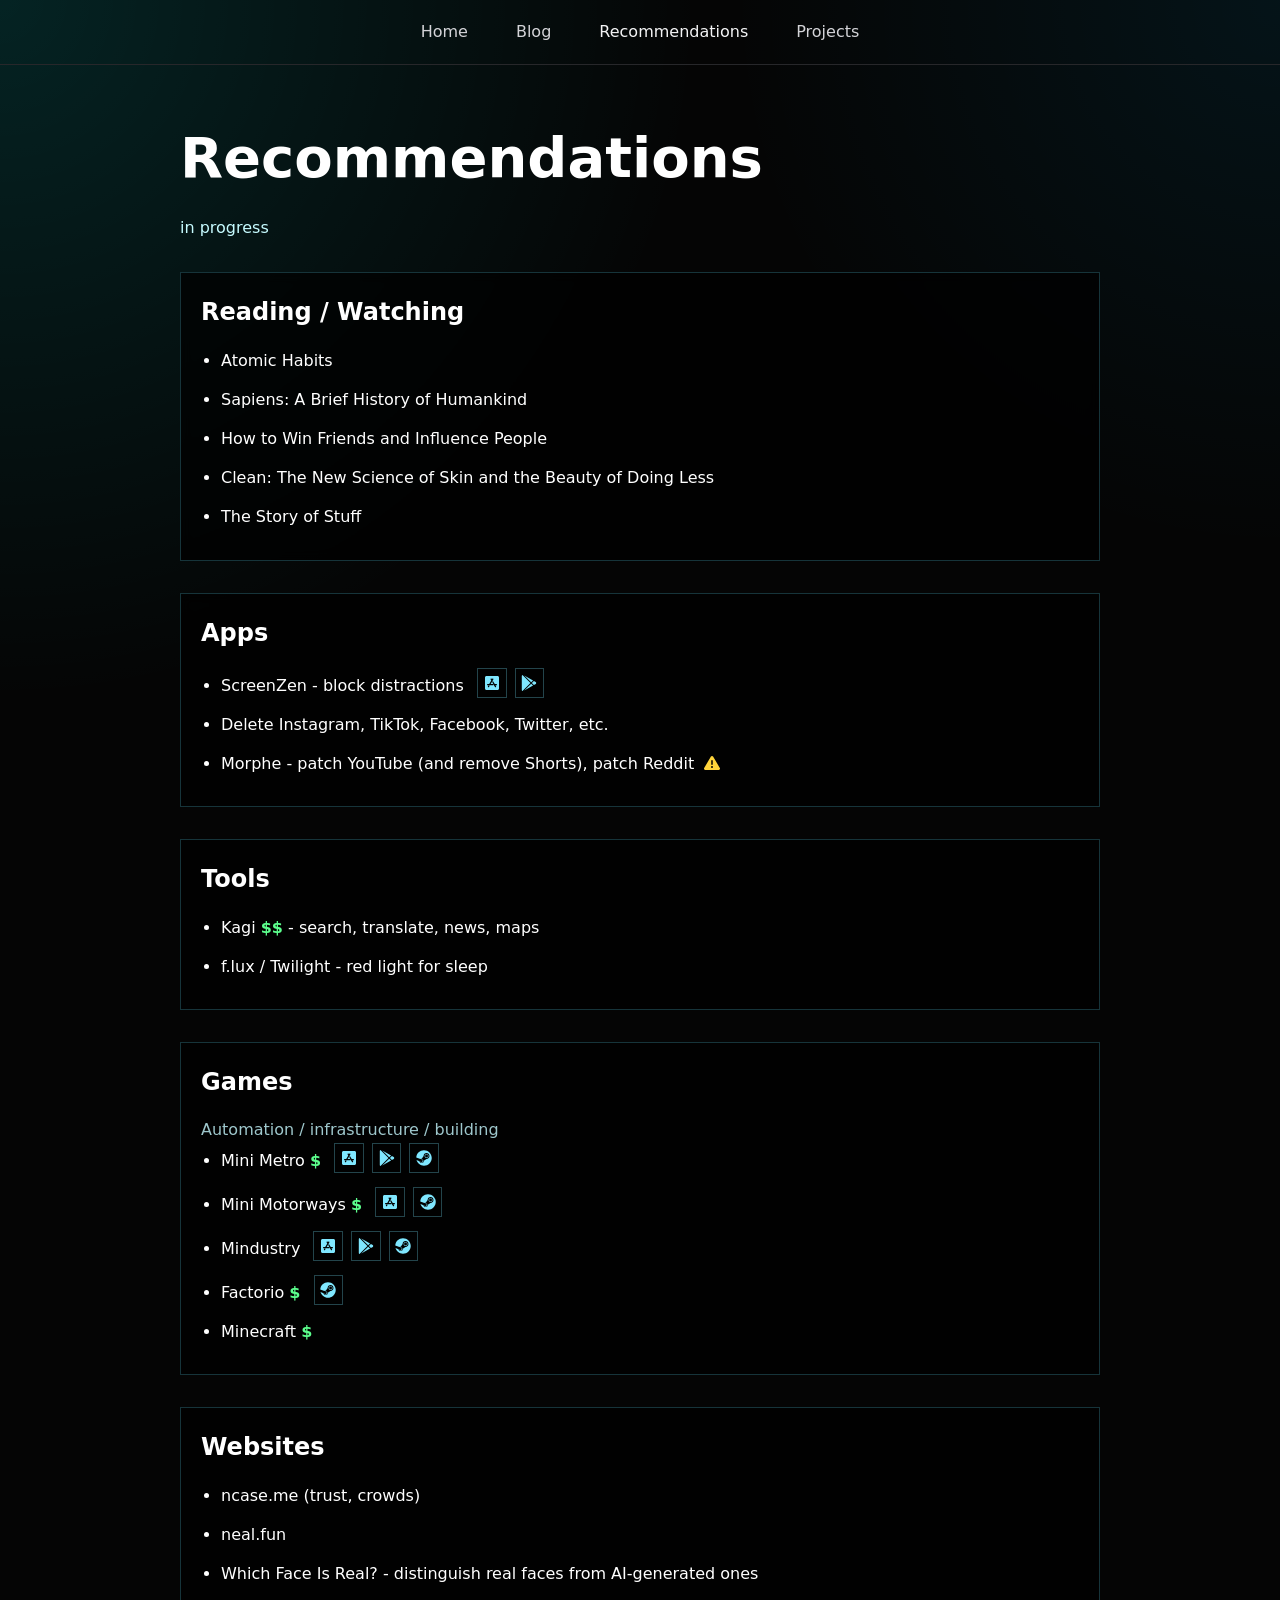
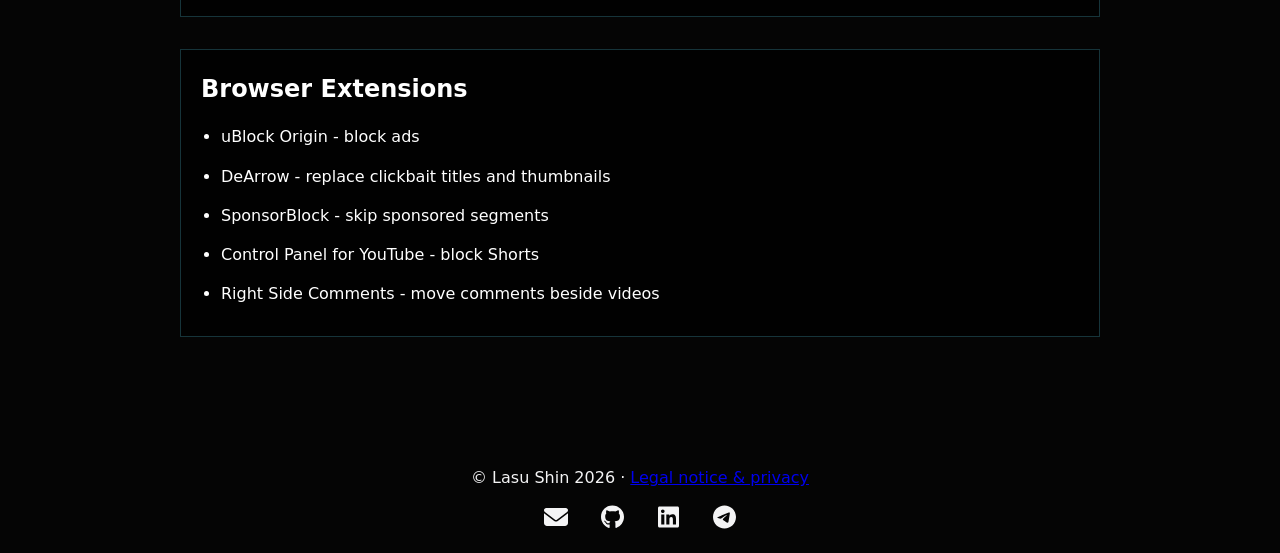
<file: recommendations/index.html>
<!DOCTYPE html>
<html lang="en">
<head>
    <meta charset="UTF-8">
    <meta name="viewport" content="width=device-width, initial-scale=1.0">
    <title>Recommendations</title>
    <meta name="description" content="Books, videos, apps, tools, games, websites, and browser extensions recommended by Lasu Shin.">
    <meta name="author" content="Lasu Shin">
    <meta name="robots" content="noindex,follow">
    <meta name="theme-color" content="#000000">
    <link rel="canonical" href="https://lasu.dev/recommendations/">
    <meta property="og:title" content="Recommendations | lasu.dev">
    <meta property="og:description" content="Books, videos, apps, tools, games, websites, and browser extensions recommended by Lasu Shin.">
    <meta property="og:type" content="website">
    <meta property="og:url" content="https://lasu.dev/recommendations/">
    <meta property="og:site_name" content="lasu.dev">
    <meta property="og:image" content="https://lasu.dev/favicon.png">
    <link rel="icon" href="/favicon.png" type="image/png">
    <link rel="stylesheet" href="/styles.css">
    <link rel="stylesheet" href="/assets/site-chrome.css">
</head>
<body class="recommendations-page">
    <nav class="site-nav" aria-label="Primary navigation">
        <div class="site-nav__inner">
            <div class="site-nav__links">
                <a href="/">Home</a>
                <a href="/blog/">Blog</a>
                <a href="/recommendations/" aria-current="page">Recommendations</a>
                <a href="/#projects">Projects</a>
            </div>
        </div>
    </nav>
    <main class="recommendations-shell">
        <section class="recommendations-hero">
            <h1>Recommendations</h1>
            <p>in progress</p>
        </section>

        <section class="recommendation-section" aria-labelledby="reading-watching">
            <h2 id="reading-watching">Reading / Watching</h2>
            <ul class="recommendation-list">
                <li>Atomic Habits</li>
                <li>Sapiens: A Brief History of Humankind</li>
                <li>How to Win Friends and Influence People</li>
                <li>Clean: The New Science of Skin and the Beauty of Doing Less</li>
                <li><a class="recommendation-link" href="https://www.youtube.com/watch?v=9GorqroigqM" target="_blank" rel="noreferrer">The Story of Stuff</a></li>
            </ul>
        </section>

        <section class="recommendation-section" aria-labelledby="apps">
            <h2 id="apps">Apps</h2>
            <ul class="recommendation-list">
                <li>
                    <a class="recommendation-link" href="https://screenzen.co/" target="_blank" rel="noreferrer">ScreenZen</a> - block distractions
                    <span class="store-links">
                        <a class="store-link" href="https://apps.apple.com/us/app/screenzen-screen-time-control/id1541027222" target="_blank" rel="noreferrer" aria-label="ScreenZen on the App Store" title="App Store">
                            <span class="site-icon site-icon--app-store-ios" aria-hidden="true"></span>
                        </a>
                        <a class="store-link" href="https://play.google.com/store/apps/details?id=com.screenzen" target="_blank" rel="noreferrer" aria-label="ScreenZen on Google Play" title="Google Play">
                            <span class="site-icon site-icon--google-play" aria-hidden="true"></span>
                        </a>
                    </span>
                </li>
                <li>Delete Instagram, TikTok, Facebook, Twitter, etc.</li>
                <li>
                    <a class="recommendation-link" href="https://morphe.software/" target="_blank" rel="noreferrer">Morphe</a> - patch YouTube (and remove Shorts), patch Reddit
                    <span class="site-icon site-icon--triangle-exclamation risk-warning" role="img" title="Low risk of ban" aria-label="Low risk of ban"></span>
                </li>
            </ul>
        </section>

        <section class="recommendation-section" aria-labelledby="tools">
            <h2 id="tools">Tools</h2>
            <ul class="recommendation-list">
                <li><a class="recommendation-link" href="https://kagi.com/" target="_blank" rel="noreferrer">Kagi</a> <span class="paid-marker">$$</span> - search, translate, news, maps</li>
                <li><a class="recommendation-link" href="https://justgetflux.com/" target="_blank" rel="noreferrer">f.lux</a> / <a class="recommendation-link" href="https://twilight.urbandroid.org/" target="_blank" rel="noreferrer">Twilight</a> - red light for sleep</li>
            </ul>
        </section>

        <section class="recommendation-section" aria-labelledby="games">
            <h2 id="games">Games</h2>
            <p class="recommendation-note">Automation / infrastructure / building</p>
            <ul class="recommendation-list">
                <li>
                    <a class="recommendation-link" href="https://dinopoloclub.com/games/mini-metro/" target="_blank" rel="noreferrer">Mini Metro</a> <span class="paid-marker">$</span>
                    <span class="store-links">
                        <a class="store-link" href="https://apps.apple.com/us/app/mini-metro/id837860959" target="_blank" rel="noreferrer" aria-label="Mini Metro on the App Store" title="App Store">
                            <span class="site-icon site-icon--app-store-ios" aria-hidden="true"></span>
                        </a>
                        <a class="store-link" href="https://play.google.com/store/apps/details?id=nz.co.codepoint.minimetro" target="_blank" rel="noreferrer" aria-label="Mini Metro on Google Play" title="Google Play">
                            <span class="site-icon site-icon--google-play" aria-hidden="true"></span>
                        </a>
                        <a class="store-link" href="https://store.steampowered.com/app/287980/Mini_Metro/" target="_blank" rel="noreferrer" aria-label="Mini Metro on Steam" title="Steam">
                            <span class="site-icon site-icon--steam" aria-hidden="true"></span>
                        </a>
                    </span>
                </li>
                <li>
                    <a class="recommendation-link" href="https://dinopoloclub.com/games/mini-motorways/" target="_blank" rel="noreferrer">Mini Motorways</a> <span class="paid-marker">$</span>
                    <span class="store-links">
                        <a class="store-link" href="https://apps.apple.com/us/app/mini-motorways/id1453901000" target="_blank" rel="noreferrer" aria-label="Mini Motorways on the App Store" title="App Store">
                            <span class="site-icon site-icon--app-store-ios" aria-hidden="true"></span>
                        </a>
                        <a class="store-link" href="https://store.steampowered.com/app/1127500/Mini_Motorways/" target="_blank" rel="noreferrer" aria-label="Mini Motorways on Steam" title="Steam">
                            <span class="site-icon site-icon--steam" aria-hidden="true"></span>
                        </a>
                    </span>
                </li>
                <li>
                    <a class="recommendation-link" href="https://mindustrygame.github.io/" target="_blank" rel="noreferrer">Mindustry</a>
                    <span class="store-links">
                        <a class="store-link" href="https://apps.apple.com/us/app/mindustry/id1385258906" target="_blank" rel="noreferrer" aria-label="Mindustry on the App Store" title="App Store">
                            <span class="site-icon site-icon--app-store-ios" aria-hidden="true"></span>
                        </a>
                        <a class="store-link" href="https://play.google.com/store/apps/details?id=io.anuke.mindustry" target="_blank" rel="noreferrer" aria-label="Mindustry on Google Play" title="Google Play">
                            <span class="site-icon site-icon--google-play" aria-hidden="true"></span>
                        </a>
                        <a class="store-link" href="https://store.steampowered.com/app/1127400/Mindustry/" target="_blank" rel="noreferrer" aria-label="Mindustry on Steam" title="Steam">
                            <span class="site-icon site-icon--steam" aria-hidden="true"></span>
                        </a>
                    </span>
                </li>
                <li>
                    <a class="recommendation-link" href="https://factorio.com/" target="_blank" rel="noreferrer">Factorio</a> <span class="paid-marker">$</span>
                    <span class="store-links">
                        <a class="store-link" href="https://store.steampowered.com/app/427520/Factorio/" target="_blank" rel="noreferrer" aria-label="Factorio on Steam" title="Steam">
                            <span class="site-icon site-icon--steam" aria-hidden="true"></span>
                        </a>
                    </span>
                </li>
                <li>
                    <a class="recommendation-link" href="https://www.minecraft.net/" target="_blank" rel="noreferrer">Minecraft</a> <span class="paid-marker">$</span>
                </li>
            </ul>
        </section>

        <section class="recommendation-section" aria-labelledby="websites">
            <h2 id="websites">Websites</h2>
            <ul class="recommendation-list">
                <li><a class="recommendation-link" href="https://ncase.me/" target="_blank" rel="noreferrer">ncase.me</a> (<a class="recommendation-link" href="https://ncase.me/trust/" target="_blank" rel="noreferrer">trust</a>, <a class="recommendation-link" href="https://ncase.me/crowds/" target="_blank" rel="noreferrer">crowds</a>)</li>
                <li><a class="recommendation-link" href="https://neal.fun/" target="_blank" rel="noreferrer">neal.fun</a></li>
                <li><a class="recommendation-link" href="https://whichfaceisreal.com/" target="_blank" rel="noreferrer">Which Face Is Real?</a> - distinguish real faces from AI-generated ones</li>
            </ul>
        </section>

        <section class="recommendation-section" aria-labelledby="browser-extensions">
            <h2 id="browser-extensions">Browser Extensions</h2>
            <ul class="recommendation-list">
                <li><a class="recommendation-link" href="https://ublockorigin.com/" target="_blank" rel="noreferrer">uBlock Origin</a> - block ads</li>
                <li><a class="recommendation-link" href="https://dearrow.ajay.app/" target="_blank" rel="noreferrer">DeArrow</a> - replace clickbait titles and thumbnails</li>
                <li><a class="recommendation-link" href="https://sponsor.ajay.app/" target="_blank" rel="noreferrer">SponsorBlock</a> - skip sponsored segments</li>
                <li><a class="recommendation-link" href="https://addons.mozilla.org/en-US/firefox/addon/control-panel-for-youtube/" target="_blank" rel="noreferrer">Control Panel for YouTube</a> - block Shorts</li>
                <li><a class="recommendation-link" href="/right-side-comments/">Right Side Comments</a> - move comments beside videos</li>
            </ul>
        </section>
    </main>
    <footer class="site-footer">
        <p class="copyright">© Lasu Shin <span data-current-year>2026</span> · <a href="/legal/">Legal notice &amp; privacy</a></p>
        <nav class="social-links">
            <a href="mailto:lasushin@proton.me" target="_blank" rel="noreferrer" class="social-icon" aria-label="Email Lasu Shin">
                <span class="site-icon site-icon--envelope" aria-hidden="true"></span>
            </a>
            <a href="https://github.com/La5u" target="_blank" rel="noreferrer" class="social-icon" aria-label="Lasu Shin on GitHub">
                <span class="site-icon site-icon--github" aria-hidden="true"></span>
            </a>
            <a href="https://linkedin.com/in/lasushin" target="_blank" rel="noreferrer" class="social-icon" aria-label="Lasu Shin on LinkedIn">
                <span class="site-icon site-icon--linkedin" aria-hidden="true"></span>
            </a>
            <a href="https://t.me/lasushin" target="_blank" rel="noreferrer" class="social-icon" aria-label="Lasu Shin on Telegram">
                <span class="site-icon site-icon--telegram" aria-hidden="true"></span>
            </a>
        </nav>
    </footer>
    <script src="/assets/site-chrome.js"></script>
</body>
</html>
</file>
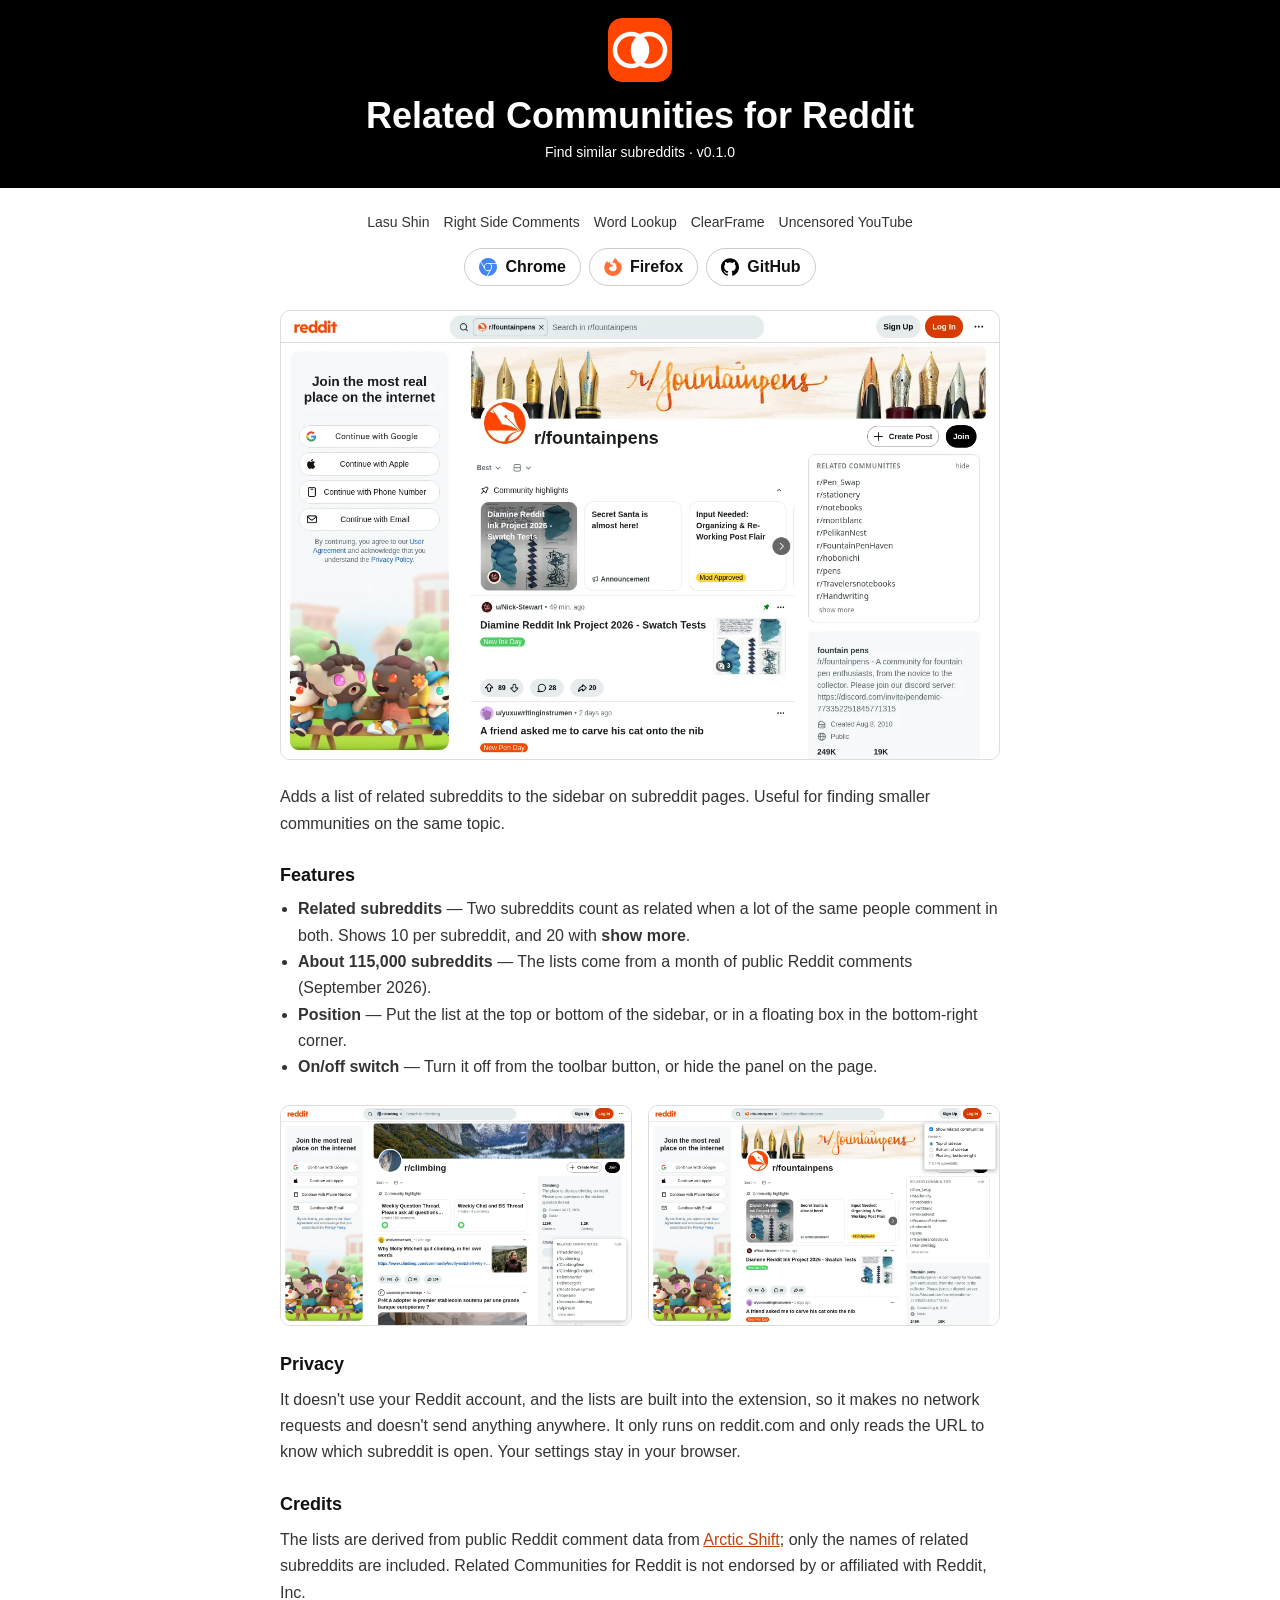
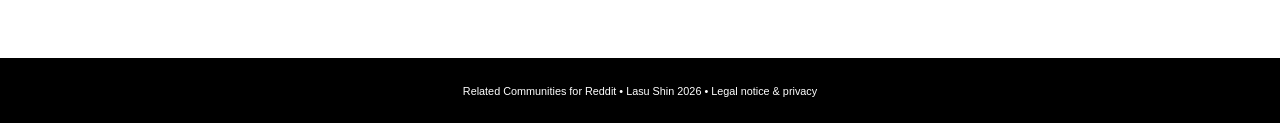
<file: related-communities/index.html>
<!doctype html>
<html lang="en">
<head>
  <meta charset="utf-8" />
  <meta name="viewport" content="width=device-width, initial-scale=1" />
  <title>Related Communities for Reddit | Find Similar Subreddits</title>
  <meta name="description" content="Related Communities for Reddit is a browser extension that shows similar subreddits on every subreddit page, based on which communities share commenters." />
  <link rel="canonical" href="https://lasu.dev/related-communities/" />
  <meta property="og:title" content="Related Communities for Reddit" />
  <meta property="og:description" content="Shows similar subreddits on every subreddit page, based on which communities share commenters." />
  <meta property="og:type" content="website" />
  <meta property="og:url" content="https://lasu.dev/related-communities/" />
  <meta property="og:site_name" content="lasu.dev" />
  <meta property="og:image" content="https://lasu.dev/related-communities/assets/icon-128.png" />
  <meta name="twitter:card" content="summary" />
  <meta name="twitter:title" content="Related Communities for Reddit" />
  <meta name="twitter:description" content="Shows similar subreddits on every subreddit page, based on which communities share commenters." />
  <meta name="twitter:image" content="https://lasu.dev/related-communities/assets/icon-128.png" />
  <meta name="theme-color" content="#000000" />
  <link rel="icon" type="image/png" sizes="32x32" href="./assets/icon-32.png" />
  <link rel="apple-touch-icon" href="./assets/icon-128.png" />
  <link rel="stylesheet" href="../assets/extension-page.css" />
  <link rel="stylesheet" href="./style.css" />
  <script type="application/ld+json">
    {
      "@context": "https://schema.org",
      "@type": "SoftwareApplication",
      "name": "Related Communities for Reddit",
      "applicationCategory": "BrowserApplication",
      "operatingSystem": "Chrome, Firefox",
      "softwareVersion": "0.1.0",
      "url": "https://lasu.dev/related-communities/",
      "image": "https://lasu.dev/related-communities/assets/icon-128.png",
      "description": "Related Communities for Reddit shows similar subreddits on every subreddit page, based on which communities share commenters.",
      "offers": {
        "@type": "Offer",
        "price": "0",
        "priceCurrency": "USD"
      },
      "author": {
        "@type": "Person",
        "name": "Lasu Shin",
        "url": "https://lasu.dev/"
      }
    }
  </script>
</head>
<body>
  <header class="banner">
    <img src="./assets/icon-128.png" width="64" height="64" alt="Related Communities for Reddit icon" class="logo" />
    <h1>Related Communities for Reddit</h1>
    <p class="version">Find similar subreddits · v0.1.0</p>
  </header>

  <main class="container">
    <nav class="page-nav" aria-label="Page navigation">
      <a href="../">Lasu Shin</a>
      <a href="../right-side-comments/">Right Side Comments</a>
      <a href="../word-lookup/">Word Lookup</a>
      <a href="../clearframe/">ClearFrame</a>
      <a href="../uncensored/">Uncensored YouTube</a>
    </nav>

    <div class="actions">
      <a href="https://chromewebstore.google.com/detail/related-communities-for-r/chapcchdkmhkclkgkpnmomncgbpeebmo" target="_blank" rel="noopener noreferrer" aria-label="Install from Chrome Web Store">
        <img class="browser-icon-img" src="../assets/browser-icons/chrome.svg" alt="" aria-hidden="true" />
        <span>Chrome</span>
      </a>
      <a href="https://addons.mozilla.org/en-US/firefox/addon/related-communities-for-reddit/" target="_blank" rel="noopener noreferrer" aria-label="Install from Firefox Add-ons">
        <img class="browser-icon-img" src="../assets/browser-icons/firefox.svg" alt="" aria-hidden="true" />
        <span>Firefox</span>
      </a>
      <a href="https://github.com/La5u/reddit-suggestions" target="_blank" rel="noopener noreferrer">
        <img class="browser-icon-img" src="../assets/browser-icons/github.svg" alt="" aria-hidden="true" />
        <span>GitHub</span>
      </a>
    </div>

    <section class="hero-shot">
      <img src="./assets/sidebar.webp" width="1280" height="800" alt="Related communities panel in the sidebar of r/fountainpens, listing r/Pen_Swap, r/stationery, r/notebooks and more" />
    </section>

    <section class="copy">
      <p>Adds a list of related subreddits to the sidebar on subreddit pages. Useful for finding smaller communities on the same topic.</p>

      <h2>Features</h2>
      <ul>
        <li><strong>Related subreddits</strong> — Two subreddits count as related when a lot of the same people comment in both. Shows 10 per subreddit, and 20 with <strong>show more</strong>.</li>
        <li><strong>About 115,000 subreddits</strong> — The lists come from a month of public Reddit comments (September 2026).</li>
        <li><strong>Position</strong> — Put the list at the top or bottom of the sidebar, or in a floating box in the bottom-right corner.</li>
        <li><strong>On/off switch</strong> — Turn it off from the toolbar button, or hide the panel on the page.</li>
      </ul>
    </section>

    <section class="shot-grid" aria-label="More screenshots">
      <img src="./assets/floating.webp" width="1280" height="800" loading="lazy" decoding="async" alt="Floating related communities box on r/climbing" />
      <img src="./assets/settings.webp" width="1280" height="800" loading="lazy" decoding="async" alt="Toolbar popup with the on/off switch and position options" />
    </section>

    <section class="copy">
      <h2>Privacy</h2>
      <p>It doesn't use your Reddit account, and the lists are built into the extension, so it makes no network requests and doesn't send anything anywhere. It only runs on reddit.com and only reads the URL to know which subreddit is open. Your settings stay in your browser.</p>

      <h2>Credits</h2>
      <p>The lists are derived from public Reddit comment data from <a href="https://github.com/ArthurHeitmann/arctic_shift">Arctic Shift</a>; only the names of related subreddits are included. Related Communities for Reddit is not endorsed by or affiliated with Reddit, Inc.</p>
    </section>
  </main>

  <footer>
    <small>Related Communities for Reddit • <a href="../">Lasu Shin</a> <span data-current-year>2026</span> • <a href="/legal/">Legal notice &amp; privacy</a></small>
  </footer>
  <script defer src="../assets/site-chrome.js"></script>
</body>
</html>
</file>
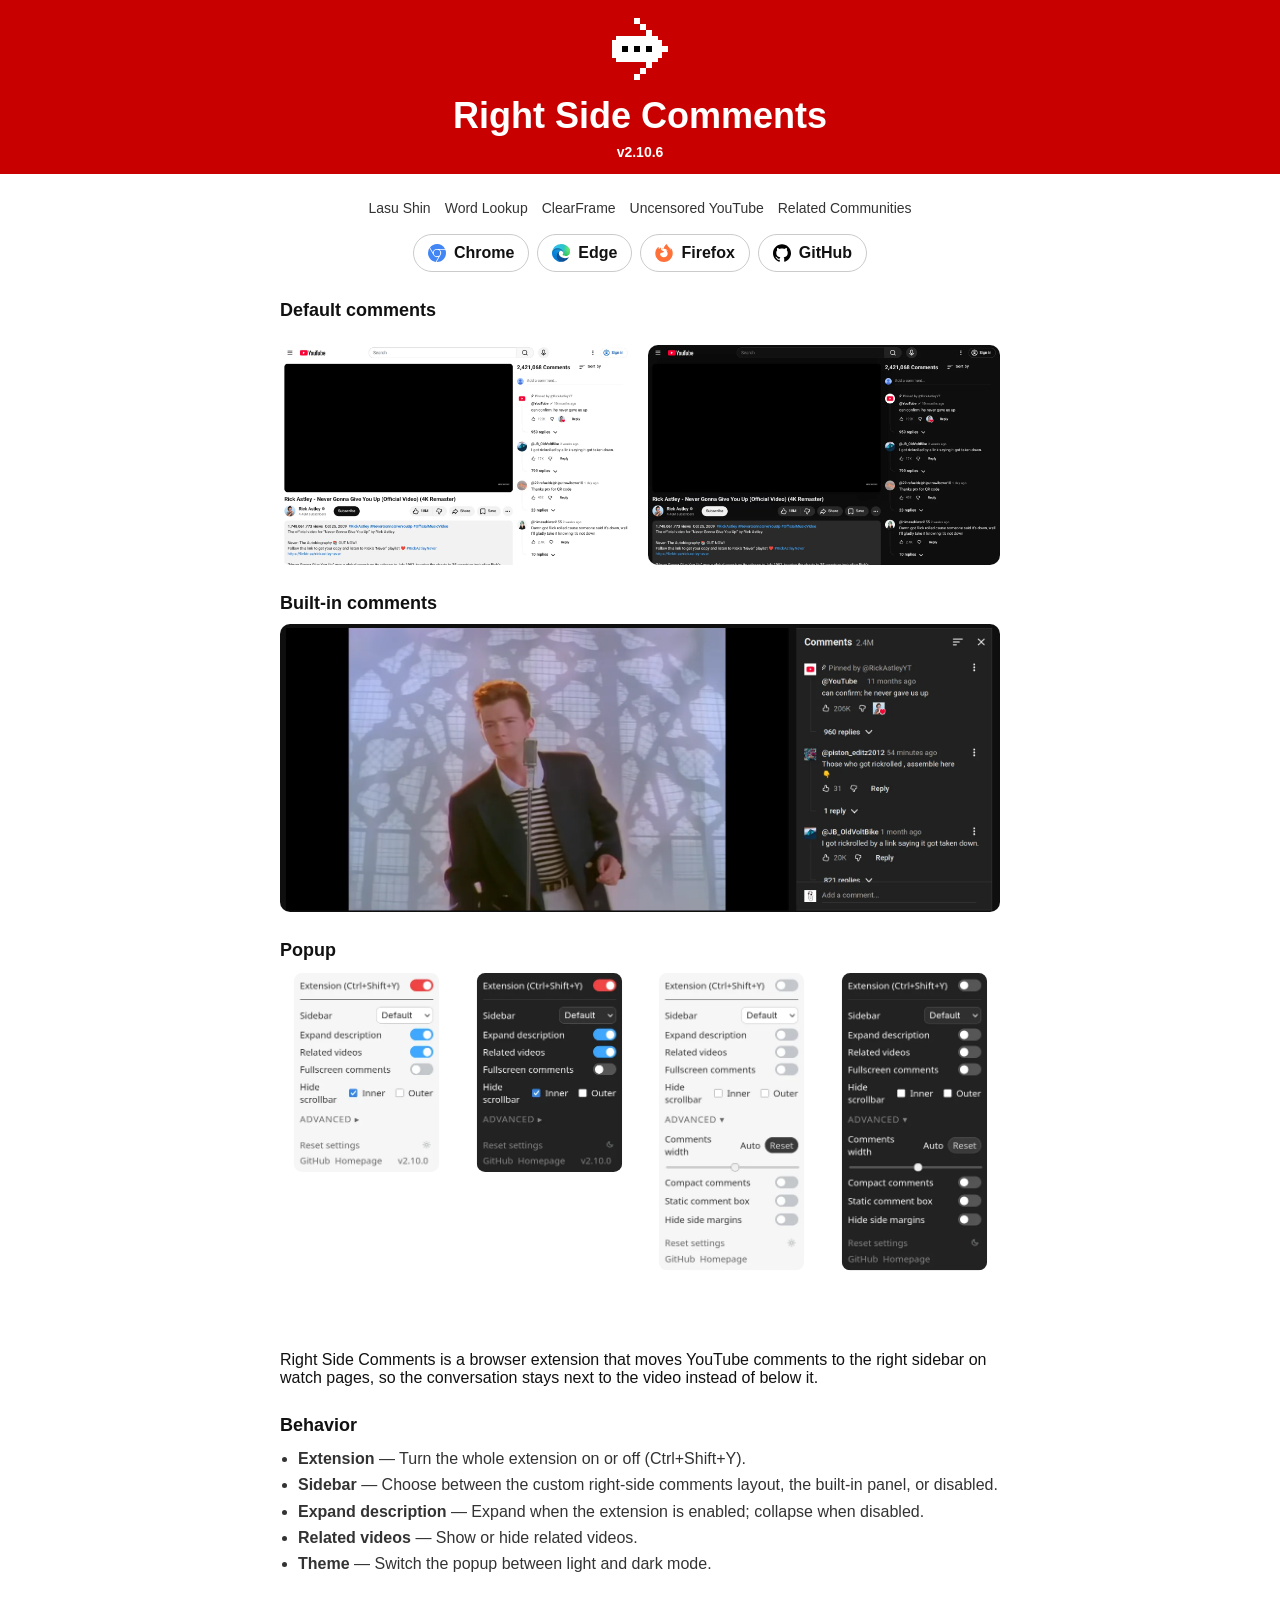
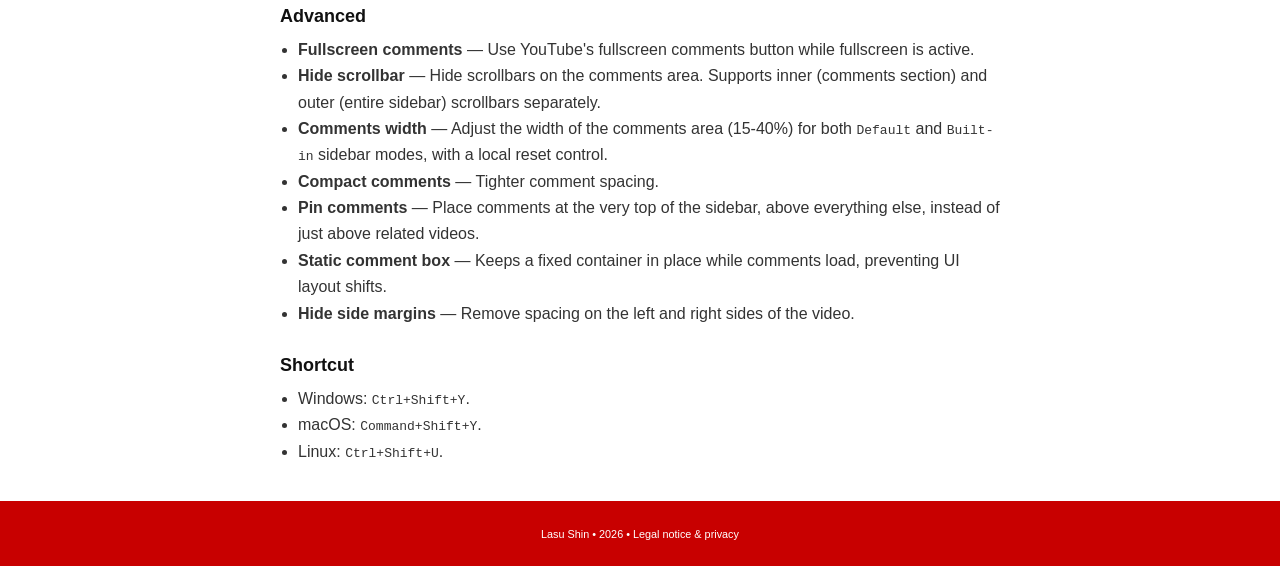
<file: right-side-comments/index.html>
<!doctype html>
<html lang="en">
<head>
  <meta charset="utf-8" />
  <meta name="viewport" content="width=device-width, initial-scale=1" />
  <title>Right Side Comments Browser Extension | YouTube Sidebar Comments</title>
  <meta
    name="description"
    content="Right Side Comments is a browser extension that moves YouTube comments to the right sidebar on watch pages, replacing recommendations with the conversation."
    />
  <link rel="canonical" href="https://lasu.dev/right-side-comments/" />
  <meta property="og:title" content="Right Side Comments Browser Extension" />
  <meta property="og:description" content="Move YouTube comments to the right sidebar on watch pages and reduce recommendation distractions." />
  <meta property="og:type" content="website" />
  <meta property="og:url" content="https://lasu.dev/right-side-comments/" />
  <meta property="og:site_name" content="lasu.dev" />
  <meta property="og:image" content="https://lasu.dev/right-side-comments/assets/icon128.png" />
  <meta name="twitter:card" content="summary" />
  <meta name="twitter:title" content="Right Side Comments Browser Extension" />
  <meta name="twitter:description" content="Move YouTube comments to the right sidebar on watch pages." />
  <meta name="twitter:image" content="https://lasu.dev/right-side-comments/assets/icon128.png" />
  <link rel="icon" type="image/png" href="./assets/icon.png" />
  <link rel="apple-touch-icon" href="./assets/icon128.png" />
  <link rel="stylesheet" href="../assets/extension-page.css" />
  <link rel="stylesheet" href="./style.css" />
  <script type="application/ld+json">
    {
      "@context": "https://schema.org",
      "@type": "SoftwareApplication",
      "name": "Right Side Comments",
      "applicationCategory": "BrowserApplication",
      "operatingSystem": "Chrome, Microsoft Edge, Firefox",
      "softwareVersion": "2.10.6",
      "url": "https://lasu.dev/right-side-comments/",
      "image": "https://lasu.dev/right-side-comments/assets/icon128.png",
      "description": "Right Side Comments moves YouTube comments to the right sidebar on watch pages.",
      "offers": {
        "@type": "Offer",
        "price": "0",
        "priceCurrency": "USD"
      },
      "author": {
        "@type": "Person",
        "name": "Lasu Shin",
        "url": "https://lasu.dev/"
      }
    }
  </script>
</head>
  <body>
  <header class="banner">
    <img src="./assets/icon128.png" width="64" height="64" alt="Right Side Comments icon" class="logo" />
    <h1>Right Side Comments</h1>
    <p class="version">v2.10.6</p>
  </header>

  <main class="container">
    <nav class="page-nav" aria-label="Page navigation">
      <a href="../">Lasu Shin</a>
      <a href="../word-lookup/">Word Lookup</a>
      <a href="../clearframe/">ClearFrame</a>
      <a href="../uncensored/">Uncensored YouTube</a>
      <a href="../related-communities/">Related Communities</a>
    </nav>

    <div class="actions">
      <a href="https://chromewebstore.google.com/detail/right-side-commments/dbbdaiekbopmfbjdchgggfeabapnacnh" target="_blank" rel="noopener noreferrer" aria-label="Install from Chrome Web Store">
        <img class="browser-icon-img" src="../assets/browser-icons/chrome.svg" alt="" aria-hidden="true" />
        <span>Chrome</span>
      </a>
      <a href="https://microsoftedge.microsoft.com/addons/detail/ijamadlnojogehkdlgpgmhohcffpofld" target="_blank" rel="noopener noreferrer" aria-label="Install from Microsoft Edge Add-ons">
        <img class="browser-icon-img" src="../assets/browser-icons/edge.svg" alt="" aria-hidden="true" />
        <span>Edge</span>
      </a>
      <a href="https://addons.mozilla.org/en-US/firefox/addon/right-side-comments/" target="_blank" rel="noopener noreferrer" aria-label="Install from Firefox Add-ons">
        <img class="browser-icon-img" src="../assets/browser-icons/firefox.svg" alt="" aria-hidden="true" />
        <span>Firefox</span>
      </a>
      <a href="https://github.com/La5u/Right-Side-Comments" target="_blank" rel="noopener noreferrer">
        <img class="browser-icon-img" src="../assets/browser-icons/github.svg" alt="" aria-hidden="true" />
        <span>GitHub</span>
      </a>
    </div>

    <h2 class="row-title">Default comments</h2>
    <section class="shots">
      <img src="./assets/images/light_mode_layout.webp" width="1280" height="800" alt="Light mode layout" />
      <img src="./assets/images/dark_mode_layout.webp" width="1280" height="800" alt="Dark mode layout" />
    </section>

    <section class="single-shot">
      <h2>Built-in comments</h2>
      <img src="./assets/images/builtin-comments.webp" width="1845" height="738" loading="lazy" decoding="async" alt="Built-in comments layout" />
    </section>

    <section class="popup-gallery">
      <h2>Popup</h2>
      <div class="popup-grid">
        <img src="./assets/images/light_mode.webp" width="300" height="413" loading="lazy" decoding="async" alt="Popup in light mode" />
        <img src="./assets/images/dark_mode.webp" width="300" height="413" loading="lazy" decoding="async" alt="Popup in dark mode" />
        <img src="./assets/images/light_mode_expanded.webp" width="300" height="616" loading="lazy" decoding="async" alt="Expanded popup in light mode" />
        <img src="./assets/images/dark_mode_expanded.webp" width="300" height="616" loading="lazy" decoding="async" alt="Expanded popup in dark mode" />
      </div>
    </section>

    <section>
      <p>Right Side Comments is a browser extension that moves YouTube comments to the right sidebar on watch pages, so the conversation stays next to the video instead of below it.</p>
      <h2>Behavior</h2>
      <ul>
        <li><strong>Extension</strong> — Turn the whole extension on or off (Ctrl+Shift+Y).</li>
        <li><strong>Sidebar</strong> — Choose between the custom right-side comments layout, the built-in panel, or disabled.</li>
        <li><strong>Expand description</strong> — Expand when the extension is enabled; collapse when disabled.</li>
        <li><strong>Related videos</strong> — Show or hide related videos.</li>
        <li><strong>Theme</strong> — Switch the popup between light and dark mode.</li>
      </ul>
      <h2>Advanced</h2>
      <ul>
        <li><strong>Fullscreen comments</strong> — Use YouTube's fullscreen comments button while fullscreen is active.</li>
        <li><strong>Hide scrollbar</strong> — Hide scrollbars on the comments area. Supports inner (comments section) and outer (entire sidebar) scrollbars separately.</li>
        <li><strong>Comments width</strong> — Adjust the width of the comments area (15-40%) for both <code>Default</code> and <code>Built-in</code> sidebar modes, with a local reset control.</li>
        <li><strong>Compact comments</strong> — Tighter comment spacing.</li>
        <li><strong>Pin comments</strong> — Place comments at the very top of the sidebar, above everything else, instead of just above related videos.</li>
        <li><strong>Static comment box</strong> — Keeps a fixed container in place while comments load, preventing UI layout shifts.</li>
        <li><strong>Hide side margins</strong> — Remove spacing on the left and right sides of the video.</li>
      </ul>
      <h2>Shortcut</h2>
      <ul>
        <li>Windows: <code>Ctrl+Shift+Y</code>.</li>
        <li>macOS: <code>Command+Shift+Y</code>.</li>
        <li>Linux: <code>Ctrl+Shift+U</code>.</li>
      </ul>
    </section>
  </main>

  <footer>
    <small><a href="../">Lasu Shin</a> • <span data-current-year>2026</span> • <a href="/legal/">Legal notice &amp; privacy</a></small>
  </footer>

  <script defer src="../assets/site-chrome.js"></script>
</body>
</html>
</file>
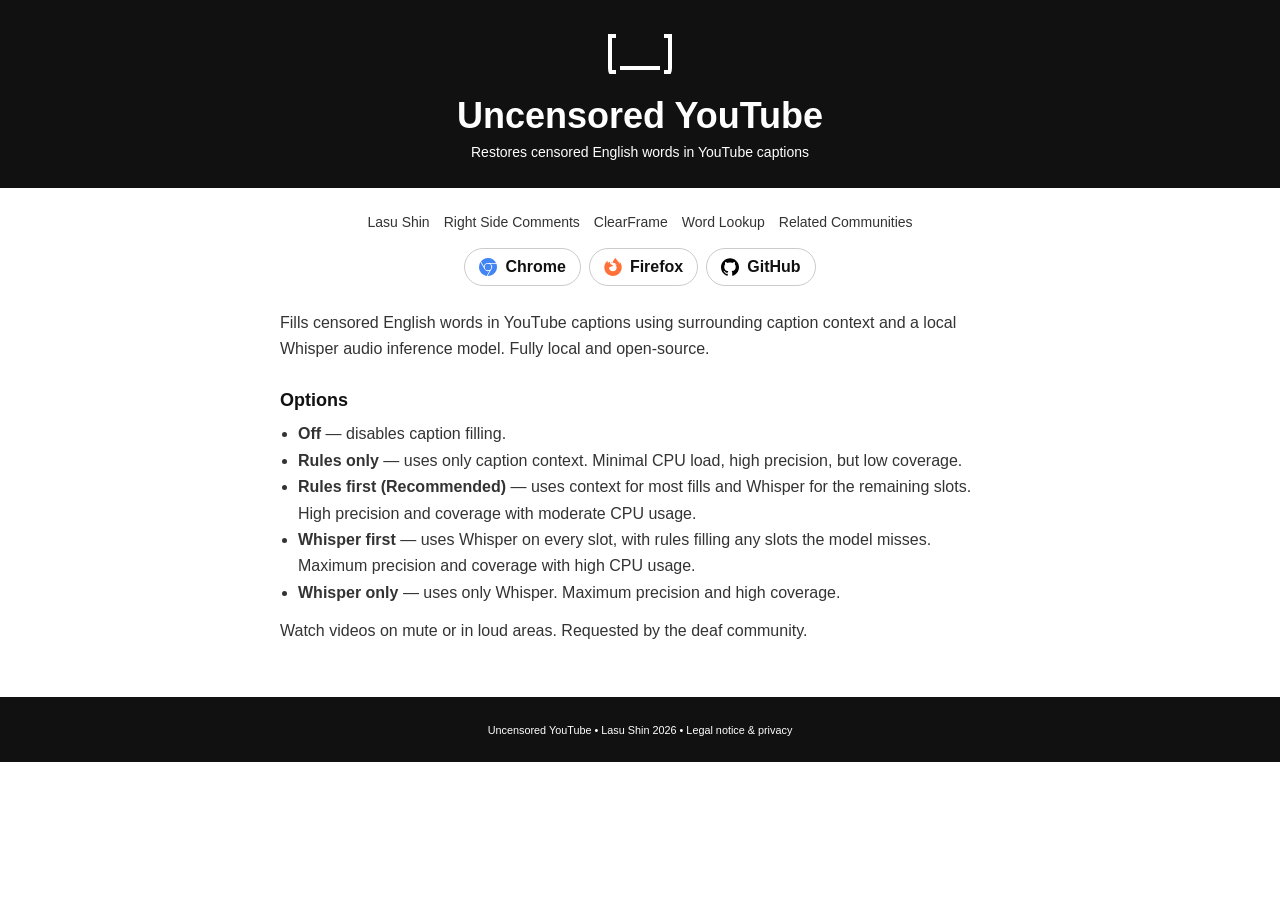
<file: uncensored/index.html>
<!doctype html>
<html lang="en">
<head>
  <meta charset="utf-8" />
  <meta name="viewport" content="width=device-width, initial-scale=1" />
  <title>Uncensored YouTube Browser Extension | Restore English Captions</title>
  <meta
    name="description"
    content="Restore censored English words in YouTube captions using surrounding context and a local Whisper audio model. Fully local and open-source."
  />
  <link rel="canonical" href="https://lasu.dev/uncensored/" />
  <meta property="og:title" content="Uncensored YouTube Browser Extension" />
  <meta property="og:description" content="Restore censored English words in YouTube captions using context and local audio inference. Fully local and open-source." />
  <meta property="og:type" content="website" />
  <meta property="og:url" content="https://lasu.dev/uncensored/" />
  <meta property="og:site_name" content="lasu.dev" />
  <meta property="og:image" content="https://lasu.dev/assets/uncensored.png" />
  <meta name="twitter:card" content="summary" />
  <meta name="twitter:title" content="Uncensored YouTube Browser Extension" />
  <meta name="twitter:description" content="Restore censored English words in YouTube captions using context and local audio inference. Fully local and open-source." />
  <meta name="twitter:image" content="https://lasu.dev/assets/uncensored.png" />
  <meta name="theme-color" content="#111111" />
  <link rel="icon" type="image/png" href="../assets/uncensored.png" />
  <link rel="apple-touch-icon" href="../favicon.png" />
  <link rel="stylesheet" href="../assets/extension-page.css" />
  <script type="application/ld+json">
    {
      "@context": "https://schema.org",
      "@type": "SoftwareApplication",
      "name": "Uncensored YouTube",
      "applicationCategory": "BrowserApplication",
      "operatingSystem": "Chrome, Firefox",
      "url": "https://lasu.dev/uncensored/",
      "image": "https://lasu.dev/assets/uncensored.png",
      "description": "Uncensored YouTube restores censored English words in YouTube captions using surrounding context and a local Whisper audio model. Fully local and open-source.",
      "offers": {
        "@type": "Offer",
        "price": "0",
        "priceCurrency": "USD"
      },
      "author": {
        "@type": "Person",
        "name": "Lasu Shin",
        "url": "https://lasu.dev/"
      }
    }
  </script>
</head>
<body class="uncensored-page">
  <header class="banner">
    <img src="../assets/uncensored.png" alt="Uncensored YouTube icon" class="logo" />
    <h1>Uncensored YouTube</h1>
    <p class="version">Restores censored English words in YouTube captions</p>
  </header>

  <main class="container">
    <nav class="page-nav" aria-label="Page navigation">
      <a href="../">Lasu Shin</a>
      <a href="../right-side-comments/">Right Side Comments</a>
      <a href="../clearframe/">ClearFrame</a>
      <a href="../word-lookup/">Word Lookup</a>
      <a href="../related-communities/">Related Communities</a>
    </nav>

    <div class="actions">
      <a href="https://chromewebstore.google.com/detail/uncensored-youtube/mbclkeohmlkedanbdcinenopclibbjko" target="_blank" rel="noopener noreferrer" aria-label="Install from Chrome Web Store">
        <img class="browser-icon-img" src="../assets/browser-icons/chrome.svg" alt="" aria-hidden="true" />
        <span>Chrome</span>
      </a>
      <a href="https://addons.mozilla.org/en-US/firefox/addon/uncensored/" target="_blank" rel="noopener noreferrer" aria-label="Install from Firefox Add-ons">
        <img class="browser-icon-img" src="../assets/browser-icons/firefox.svg" alt="" aria-hidden="true" />
        <span>Firefox</span>
      </a>
      <a href="https://github.com/La5u/Uncensored-Youtube" target="_blank" rel="noopener noreferrer">
        <img class="browser-icon-img" src="../assets/browser-icons/github.svg" alt="" aria-hidden="true" />
        <span>GitHub</span>
      </a>
    </div>

    <section class="copy">
      <p>Fills censored English words in YouTube captions using surrounding caption context and a local Whisper audio inference model. Fully local and open-source.</p>
      <h2>Options</h2>
      <ul>
        <li><strong>Off</strong> — disables caption filling.</li>
        <li><strong>Rules only</strong> — uses only caption context. Minimal CPU load, high precision, but low coverage.</li>
        <li><strong>Rules first (Recommended)</strong> — uses context for most fills and Whisper for the remaining slots. High precision and coverage with moderate CPU usage.</li>
        <li><strong>Whisper first</strong> — uses Whisper on every slot, with rules filling any slots the model misses. Maximum precision and coverage with high CPU usage.</li>
        <li><strong>Whisper only</strong> — uses only Whisper. Maximum precision and high coverage.</li>
      </ul>
      <p>Watch videos on mute or in loud areas. Requested by the deaf community.</p>
    </section>
  </main>

  <footer>
    <small>Uncensored YouTube • <a href="../">Lasu Shin</a> <span data-current-year>2026</span> • <a href="/legal/">Legal notice &amp; privacy</a></small>
  </footer>
  <script defer src="../assets/site-chrome.js"></script>
</body>
</html>
</file>
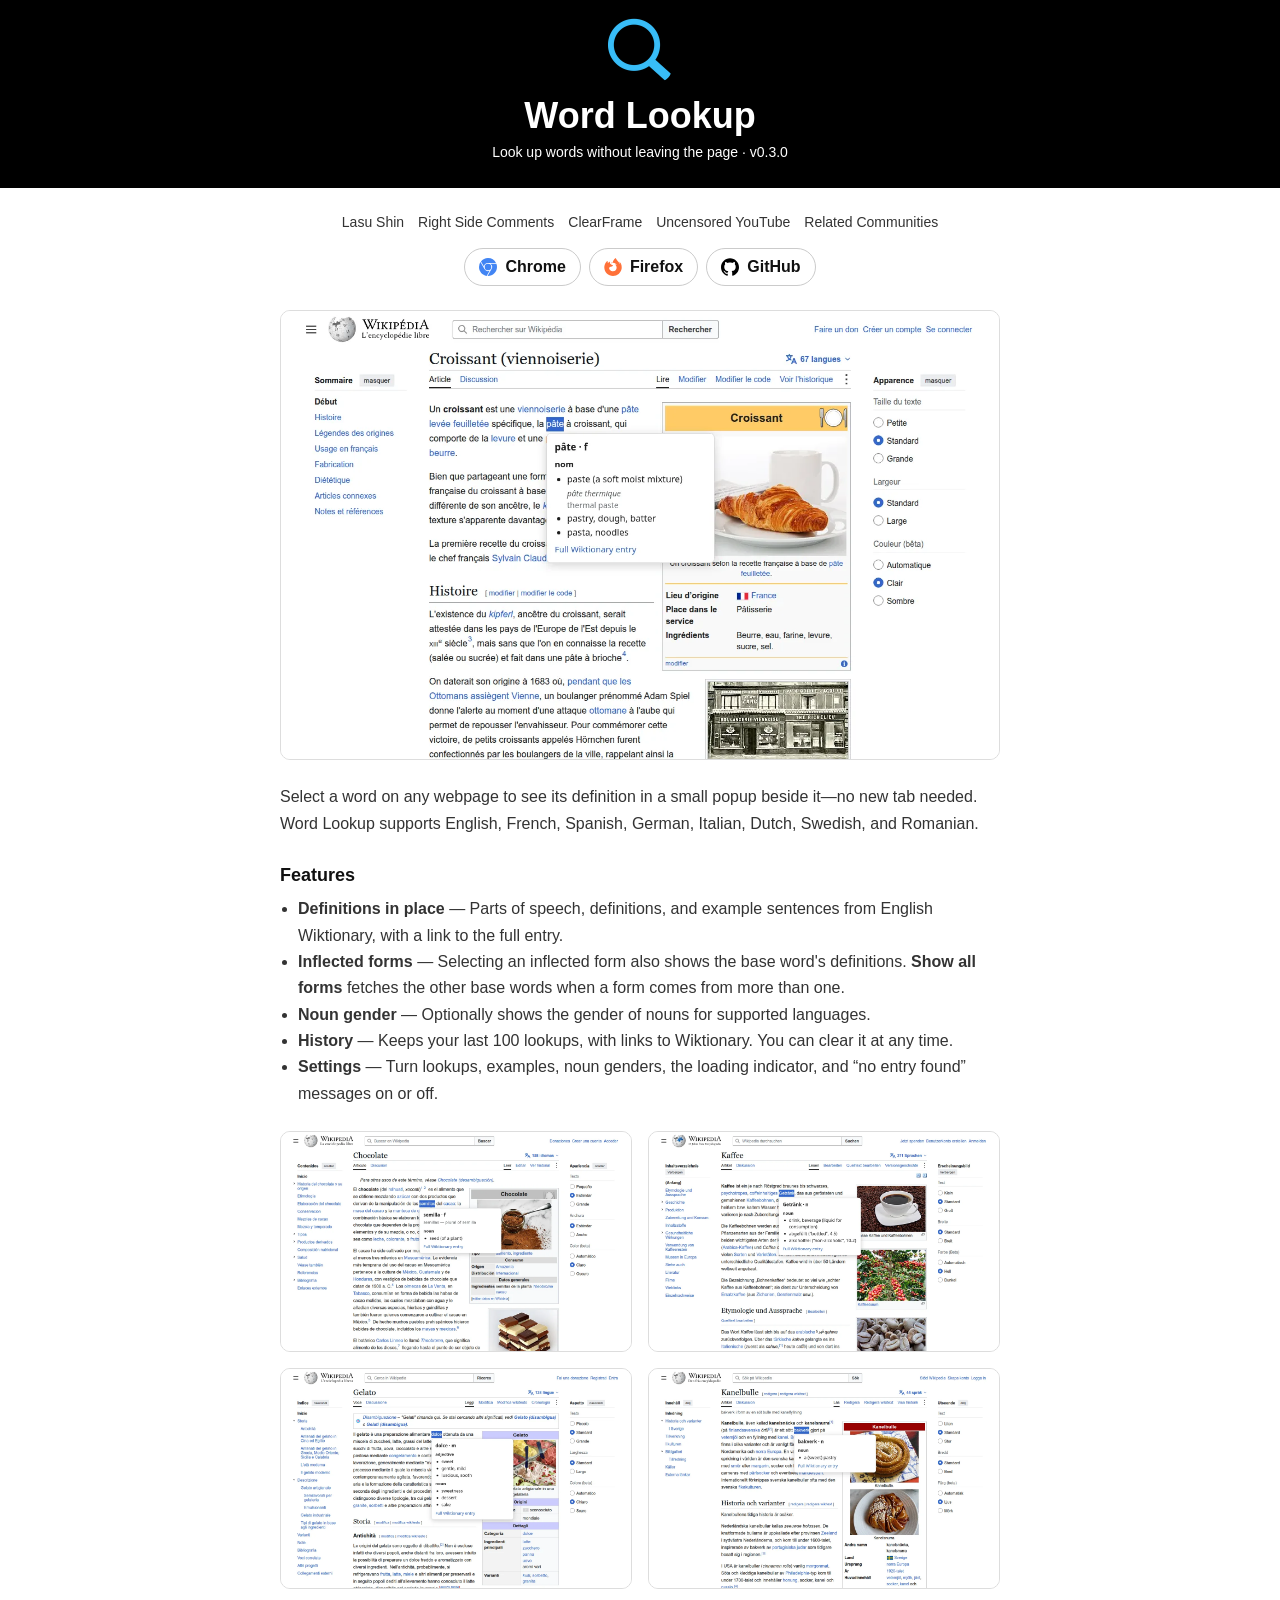
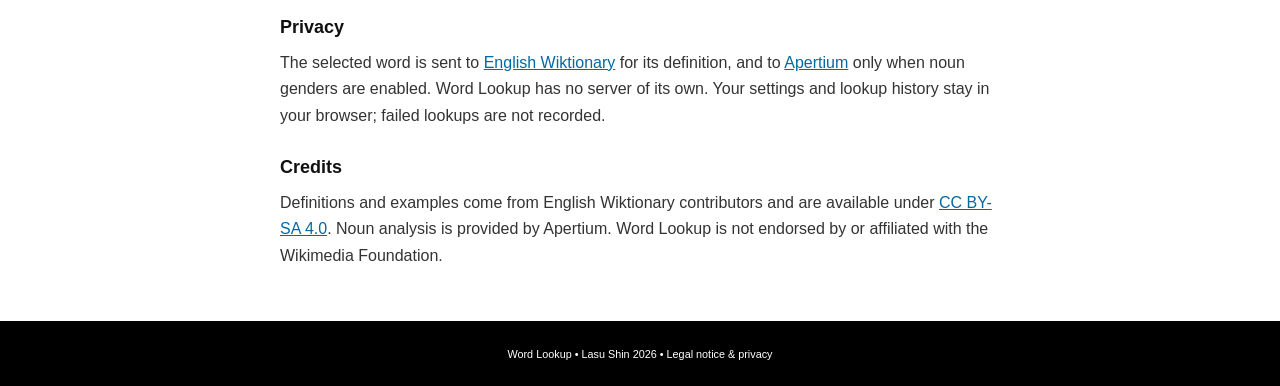
<file: word-lookup/index.html>
<!doctype html>
<html lang="en">
<head>
  <meta charset="utf-8" />
  <meta name="viewport" content="width=device-width, initial-scale=1" />
  <title>Word Lookup Browser Extension | Wiktionary Definitions in Place</title>
  <meta name="description" content="Word Lookup is a browser extension that shows Wiktionary definitions beside any word you select, in English, French, Spanish, German, Italian, Dutch, Swedish, and Romanian." />
  <link rel="canonical" href="https://lasu.dev/word-lookup/" />
  <meta property="og:title" content="Word Lookup Browser Extension" />
  <meta property="og:description" content="Select a word on any page to see its Wiktionary definition beside it." />
  <meta property="og:type" content="website" />
  <meta property="og:url" content="https://lasu.dev/word-lookup/" />
  <meta property="og:site_name" content="lasu.dev" />
  <meta property="og:image" content="https://lasu.dev/word-lookup/assets/icon-128.png" />
  <meta name="twitter:card" content="summary" />
  <meta name="twitter:title" content="Word Lookup Browser Extension" />
  <meta name="twitter:description" content="Select a word on any page to see its Wiktionary definition beside it." />
  <meta name="twitter:image" content="https://lasu.dev/word-lookup/assets/icon-128.png" />
  <meta name="theme-color" content="#000000" />
  <link rel="icon" type="image/png" sizes="32x32" href="./assets/icon-32.png" />
  <link rel="apple-touch-icon" href="./assets/icon-128.png" />
  <link rel="stylesheet" href="../assets/extension-page.css" />
  <link rel="stylesheet" href="./style.css" />
  <script type="application/ld+json">
    {
      "@context": "https://schema.org",
      "@type": "SoftwareApplication",
      "name": "Word Lookup",
      "applicationCategory": "BrowserApplication",
      "operatingSystem": "Chrome, Firefox",
      "softwareVersion": "0.3.0",
      "url": "https://lasu.dev/word-lookup/",
      "image": "https://lasu.dev/word-lookup/assets/icon-128.png",
      "description": "Word Lookup shows Wiktionary definitions beside any word you select on a web page.",
      "offers": {
        "@type": "Offer",
        "price": "0",
        "priceCurrency": "USD"
      },
      "author": {
        "@type": "Person",
        "name": "Lasu Shin",
        "url": "https://lasu.dev/"
      }
    }
  </script>
</head>
<body>
  <header class="banner">
    <img src="./assets/icon-128.png" width="64" height="64" alt="Word Lookup icon" class="logo" />
    <h1>Word Lookup</h1>
    <p class="version">Look up words without leaving the page · v0.3.0</p>
  </header>

  <main class="container">
    <nav class="page-nav" aria-label="Page navigation">
      <a href="../">Lasu Shin</a>
      <a href="../right-side-comments/">Right Side Comments</a>
      <a href="../clearframe/">ClearFrame</a>
      <a href="../uncensored/">Uncensored YouTube</a>
      <a href="../related-communities/">Related Communities</a>
    </nav>

    <div class="actions">
      <a href="https://chromewebstore.google.com/detail/word-lookup/fmkaeiligcgpdmmblhkjangciejijpco" target="_blank" rel="noopener noreferrer" aria-label="Install from Chrome Web Store">
        <img class="browser-icon-img" src="../assets/browser-icons/chrome.svg" alt="" aria-hidden="true" />
        <span>Chrome</span>
      </a>
      <a href="https://addons.mozilla.org/en-US/firefox/addon/word_lookup/" target="_blank" rel="noopener noreferrer" aria-label="Install from Firefox Add-ons">
        <img class="browser-icon-img" src="../assets/browser-icons/firefox.svg" alt="" aria-hidden="true" />
        <span>Firefox</span>
      </a>
      <a href="https://github.com/La5u/word-lookup" target="_blank" rel="noopener noreferrer">
        <img class="browser-icon-img" src="../assets/browser-icons/github.svg" alt="" aria-hidden="true" />
        <span>GitHub</span>
      </a>
    </div>

    <section class="hero-shot">
      <img src="./assets/french.webp" width="1280" height="800" alt="Word Lookup popup defining the French word “pâte” on the French Wikipedia article about croissants" />
    </section>

    <section class="copy">
      <p>Select a word on any webpage to see its definition in a small popup beside it—no new tab needed. Word Lookup supports English, French, Spanish, German, Italian, Dutch, Swedish, and Romanian.</p>

      <h2>Features</h2>
      <ul>
        <li><strong>Definitions in place</strong> — Parts of speech, definitions, and example sentences from English Wiktionary, with a link to the full entry.</li>
        <li><strong>Inflected forms</strong> — Selecting an inflected form also shows the base word's definitions. <strong>Show all forms</strong> fetches the other base words when a form comes from more than one.</li>
        <li><strong>Noun gender</strong> — Optionally shows the gender of nouns for supported languages.</li>
        <li><strong>History</strong> — Keeps your last 100 lookups, with links to Wiktionary. You can clear it at any time.</li>
        <li><strong>Settings</strong> — Turn lookups, examples, noun genders, the loading indicator, and “no entry found” messages on or off.</li>
      </ul>
    </section>

    <section class="shot-grid" aria-label="More screenshots">
      <img src="./assets/spanish.webp" width="1280" height="800" loading="lazy" decoding="async" alt="Word Lookup popup on the Spanish Wikipedia article about chocolate" />
      <img src="./assets/german.webp" width="1280" height="800" loading="lazy" decoding="async" alt="Word Lookup popup on the German Wikipedia article about coffee" />
      <img src="./assets/italian.webp" width="1280" height="800" loading="lazy" decoding="async" alt="Word Lookup popup on the Italian Wikipedia article about gelato" />
      <img src="./assets/swedish.webp" width="1280" height="800" loading="lazy" decoding="async" alt="Word Lookup popup on the Swedish Wikipedia article about cinnamon buns" />
    </section>

    <section class="copy">
      <h2>Privacy</h2>
      <p>The selected word is sent to <a href="https://en.wiktionary.org/">English Wiktionary</a> for its definition, and to <a href="https://www.apertium.org/">Apertium</a> only when noun genders are enabled. Word Lookup has no server of its own. Your settings and lookup history stay in your browser; failed lookups are not recorded.</p>

      <h2>Credits</h2>
      <p>Definitions and examples come from English Wiktionary contributors and are available under <a href="https://creativecommons.org/licenses/by-sa/4.0/">CC BY-SA 4.0</a>. Noun analysis is provided by Apertium. Word Lookup is not endorsed by or affiliated with the Wikimedia Foundation.</p>
    </section>
  </main>

  <footer>
    <small>Word Lookup • <a href="../">Lasu Shin</a> <span data-current-year>2026</span> • <a href="/legal/">Legal notice &amp; privacy</a></small>
  </footer>
  <script defer src="../assets/site-chrome.js"></script>
</body>
</html>
</file>
<file: styles.css>
* {
    margin: 0;
    padding: 0;
    box-sizing: border-box;
    scrollbar-width: none;
}

body {
    font-family: 'Segoe UI', system-ui, -apple-system, sans-serif;
    line-height: 1.6;
    color: white;
    background-color: black;
}

.container {
    margin: 0 auto;
    display: grid;
}

header {
    position: absolute;
    top: 50%;
    left: 50%;
    transform: translate(-50%, -50%);
    text-align: center;
    color: white;
    z-index: 10;
}
header a{
  color: cyan;
  text-decoration: none;
}

h1 {
    font-size: 3.5rem;
    margin-bottom: 0.5rem;
    color: white;
}


.subtitle {
    font-size: 1.2rem;
    color: #0ff;
}


h2 {
    text-align: center;
    margin: 3rem;
    color: white;
}

.project-grid {
    display: grid;
    grid-template-columns: repeat(auto-fill, 300px);
    justify-content: center;
    gap: 2rem;
    margin-bottom: 4rem;
}

.project-card {
    display:inline-grid;
    background: black;
    color: white;
    padding: 1rem;
    border: 1px solid darkslategray;
    transition: transform 0.4s ease;
    width: 300px;
}

.project-card:hover {
    transform: translateY(-5px);
}

.project-card--pending {
    opacity: 0;
    transform: translateY(20px);
}

.project-card--visible {
    opacity: 1;
    transform: translateY(0);
    transition: opacity 0.5s ease, transform 0.5s ease;
}

.project-card h3 {
    margin-bottom: 1rem;
    color: white;
}

.project-card .text-title {
    font-family: Arial, Helvetica, sans-serif;
    font-weight: 800;
}


.project-links {
    margin-top: 1rem;
    display: flex;
    flex-wrap: wrap;
    align-items: center;
    gap: 0.5rem 1rem;
}

.project-links a {
    text-decoration: none;
    color: deepskyblue;
    font-weight: 500;
}

.project-link-soon {
    color: gray;
    font-weight: 500;
    cursor: default;
}

.project-links a:hover {
    text-decoration: underline;
    color: white;
}

.project-card img {
    width: 50px;
    height: 50px;
    object-fit: contain;
    margin-bottom: 1rem;
}

.invert-icon {
    filter: invert(1);
}

.hidden-source-link {
    display: inline-block;
    margin-top: 1rem;
    color: #000;
    text-decoration: none;
}

.hidden-source-link:hover,
.hidden-source-link:focus-visible {
    color: white;
    text-decoration: underline;
}

#particles-js {
    z-index: 0;
    position: relative;
    height: 100vh;
    overflow: hidden;
    background: #000;
    pointer-events: auto;
}

.bounce-canvas {
    position: absolute;
    inset: 0;
    display: block;
    width: 100%;
    height: 100%;
    pointer-events: none;
}
a.github-link {
    display: inline-block;
    width: 20px;
    height: 20px;
    background-image: url('assets/browser-icons/github.svg');
    background-size: contain;
    background-repeat: no-repeat;
    background-position: center;
    filter: invert(1);
    transition: transform 0.2s ease;
}

.sr-only {
    position: absolute;
    width: 1px;
    height: 1px;
    padding: 0;
    margin: -1px;
    overflow: hidden;
    clip: rect(0, 0, 0, 0);
    white-space: nowrap;
    border: 0;
}

body.recommendations-page {
    min-height: 100vh;
    background:
        radial-gradient(circle at top left, rgba(0, 255, 255, 0.12), transparent 28%),
        radial-gradient(circle at top right, rgba(0, 191, 255, 0.08), transparent 22%),
        #050505;
}

.recommendations-shell {
    width: min(920px, calc(100vw - 2rem));
    margin: 0 auto;
    padding: 3rem 0 4rem;
}

.recommendations-hero {
    margin-bottom: 2rem;
}

.recommendations-hero h1 {
    font-size: clamp(1.75rem, 9vw, 3.5rem);
    overflow-wrap: anywhere;
    margin-bottom: 0.75rem;
}

.recommendations-hero p,
.recommendations-hero a {
    color: #c6fbff;
}

.recommendation-section {
    margin-bottom: 2rem;
    padding: 1.25rem 1.25rem 1rem;
    border: 1px solid #16343a;
    background: rgba(0, 0, 0, 0.72);
    backdrop-filter: blur(6px);
}

.recommendation-section h2 {
    margin: 0 0 1rem;
    text-align: left;
}

.recommendation-list {
    list-style: disc;
    padding-left: 1.25rem;
}

.recommendation-list li {
    margin-bottom: 0.85rem;
}

.recommendation-note {
    color: #9ec7cc;
}

.recommendation-link {
    color: #fff;
    text-decoration: none;
}

.recommendation-link:hover,
.recommendation-link:focus-visible {
    text-decoration: underline;
}

.risk-warning {
    margin-left: 0.3rem;
    color: #ffd43b;
    cursor: help;
}

.store-links {
    display: inline-flex;
    flex-wrap: wrap;
    align-items: center;
    gap: 0.5rem;
    margin-left: 0.5rem;
}

.store-link {
    display: inline-flex;
    align-items: center;
    justify-content: center;
    width: 1.85rem;
    height: 1.85rem;
    border: 1px solid #23444b;
    color: #7fe7ff;
    text-decoration: none;
}

.store-link:hover {
    color: #fff;
    border-color: #7fe7ff;
}

.paid-marker {
    color: #5cff8d;
    font-weight: 700;
}

@media (max-width: 640px) {
    .recommendations-shell {
        width: min(920px, calc(100vw - 1.25rem));
        padding-top: 1.5rem;
    }

    .recommendation-section {
        padding: 1rem 1rem 0.8rem;
    }
}

#name {
    line-height: 1.2;
}

/* Zero line height keeps the heading's height steady while letter sizes change. */
#name span {
    display: inline-block;
    line-height: 0;
    white-space: pre;
}

.small-grid {
    display: grid;
    grid-template-columns: repeat(auto-fill, minmax(min(100%, 400px), 1fr));
    gap: 0.75rem 2rem;
    max-width: calc(4 * 300px + 3 * 2rem + 2rem);
    margin: 0 auto 4rem;
    padding: 0 1rem;
}

.small-item {
    display: grid;
    grid-template-columns: 1fr auto;
    align-items: center;
    gap: 0 1rem;
    padding: 0.5rem 0.75rem;
    border: 1px solid darkslategray;
    background: black;
    min-width: 0;
}

.small-item h3 {
    font-size: 1rem;
    line-height: 1.3;
}

.small-item p {
    grid-column: 1;
    font-size: 0.85rem;
    line-height: 1.3;
    color: #a1a1aa;
}

.small-item .project-links {
    grid-column: 2;
    grid-row: 1 / span 2;
    margin-top: 0;
    flex-wrap: nowrap;
    gap: 0.75rem;
}

/* Title fonts, subset to the letters of "Lasu Shin". See assets/fonts/README.md for licences. */
@font-face {
    font-family: 'Title Bebas Neue';
    src: url('assets/fonts/bebas-neue.woff2') format('woff2');
    font-display: swap;
}

@font-face {
    font-family: 'Title Pacifico';
    src: url('assets/fonts/pacifico.woff2') format('woff2');
    font-display: swap;
}

@font-face {
    font-family: 'Title Press Start 2P';
    src: url('assets/fonts/press-start-2p.woff2') format('woff2');
    font-display: swap;
}

@font-face {
    font-family: 'Title UnifrakturMaguntia';
    src: url('assets/fonts/unifrakturmaguntia.woff2') format('woff2');
    font-display: swap;
}

@font-face {
    font-family: 'Title Lobster';
    src: url('assets/fonts/lobster.woff2') format('woff2');
    font-display: swap;
}

@font-face {
    font-family: 'Title Space Mono';
    src: url('assets/fonts/space-mono.woff2') format('woff2');
    font-display: swap;
}

@font-face {
    font-family: 'Title Playfair Display';
    src: url('assets/fonts/playfair-display.woff2') format('woff2');
    font-display: swap;
}

@font-face {
    font-family: 'Title Bungee';
    src: url('assets/fonts/bungee.woff2') format('woff2');
    font-display: swap;
}

@font-face {
    font-family: 'Title Caveat';
    src: url('assets/fonts/caveat.woff2') format('woff2');
    font-display: swap;
}

@font-face {
    font-family: 'Title Abril Fatface';
    src: url('assets/fonts/abril-fatface.woff2') format('woff2');
    font-display: swap;
}

@font-face {
    font-family: 'Title Orbitron';
    src: url('assets/fonts/orbitron.woff2') format('woff2');
    font-display: swap;
}

@font-face {
    font-family: 'Title Special Elite';
    src: url('assets/fonts/special-elite.woff2') format('woff2');
    font-display: swap;
}

@font-face {
    font-family: 'Title Cinzel';
    src: url('assets/fonts/cinzel.woff2') format('woff2');
    font-display: swap;
}

@font-face {
    font-family: 'Title Creepster';
    src: url('assets/fonts/creepster.woff2') format('woff2');
    font-display: swap;
}

@font-face {
    font-family: 'Title Fredoka';
    src: url('assets/fonts/fredoka.woff2') format('woff2');
    font-display: swap;
}

@font-face {
    font-family: 'Title Major Mono Display';
    src: url('assets/fonts/major-mono-display.woff2') format('woff2');
    font-display: swap;
}
</file>
<file: assets/site-chrome.css>
:root {
  --site-bg: #000;
  --site-fg: #f4f4f5;
  --site-muted: #a1a1aa;
  --site-border: #27272a;
  --site-link: #d4d4d8;
  --site-max: 1100px;
}

.site-icon {
  display: inline-block;
  width: 1em;
  height: 1em;
  background-color: currentColor;
  vertical-align: -0.125em;
  -webkit-mask: center / contain no-repeat;
  mask: center / contain no-repeat;
}

.site-icon--envelope {
  -webkit-mask-image: url('/assets/icons/envelope.svg');
  mask-image: url('/assets/icons/envelope.svg');
}

.site-icon--github {
  -webkit-mask-image: url('/assets/icons/github.svg');
  mask-image: url('/assets/icons/github.svg');
}

.site-icon--linkedin {
  -webkit-mask-image: url('/assets/icons/linkedin.svg');
  mask-image: url('/assets/icons/linkedin.svg');
}

.site-icon--telegram {
  -webkit-mask-image: url('/assets/icons/telegram.svg');
  mask-image: url('/assets/icons/telegram.svg');
}

.site-icon--app-store-ios {
  -webkit-mask-image: url('/assets/icons/app-store-ios.svg');
  mask-image: url('/assets/icons/app-store-ios.svg');
}

.site-icon--google-play {
  -webkit-mask-image: url('/assets/icons/google-play.svg');
  mask-image: url('/assets/icons/google-play.svg');
}

.site-icon--steam {
  -webkit-mask-image: url('/assets/icons/steam.svg');
  mask-image: url('/assets/icons/steam.svg');
}

.site-icon--triangle-exclamation {
  -webkit-mask-image: url('/assets/icons/triangle-exclamation.svg');
  mask-image: url('/assets/icons/triangle-exclamation.svg');
}

.site-nav {
  border-bottom: 1px solid var(--site-border);
}

.site-nav__inner {
  width: min(var(--site-max), calc(100% - 2rem));
  margin: 0 auto;
  position: relative;
}

.site-nav__links {
  display: flex;
  flex-wrap: wrap;
  align-items: center;
  justify-content: center;
  gap: 1.5rem 3rem;
  min-height: 64px;
}

.site-nav__languages {
  position: absolute;
  top: 50%;
  right: 0;
  transform: translateY(-50%);
}

.site-nav a {
  color: var(--site-link);
  text-decoration: none;
}

.site-nav a:hover,
.site-nav a:focus-visible,
.site-nav a[aria-current="page"] {
  color: var(--site-fg);
}

.site-footer {
  margin-top: 1.5rem;
  padding: 0.5rem 1rem 1rem;
  color: var(--site-fg);
  text-align: center;
}

.site-footer .social-links {
  display: flex;
  flex-wrap: wrap;
  justify-content: center;
  gap: 2rem;
  padding-top: 0.5rem;
}

.site-footer .social-icon {
  color: inherit;
  font-size: 1.5rem;
  transition: color 0.3s ease;
}

.site-footer .social-icon:hover,
.site-footer .social-icon:focus-visible {
  color: var(--site-muted);
}

@media (max-width: 700px) {
  .site-nav__languages {
    position: static;
    padding-bottom: 0.75rem;
    text-align: center;
    transform: none;
  }
}

:focus-visible {
  outline: 2px solid currentColor;
  outline-offset: 3px;
}

@media (prefers-reduced-motion: reduce) {
  html {
    scroll-behavior: auto;
  }

  *,
  *::before,
  *::after {
    transition-duration: 0.01ms !important;
    animation-duration: 0.01ms !important;
    animation-iteration-count: 1 !important;
  }
}
</file>
<file: assets/extension-page.css>
:root {
  --extension-brand: #000;
  --extension-text: #111;
  --extension-page: #fff;
}

* {
  box-sizing: border-box;
}

body {
  margin: 0;
  font-family: -apple-system, BlinkMacSystemFont, "Segoe UI", Helvetica, Arial, sans-serif;
  color: var(--extension-text);
  background: var(--extension-page);
}

body.uncensored-page {
  --extension-brand: #111;
}

.banner {
  background: var(--extension-brand);
  color: #fff;
  text-align: center;
  padding: 18px 16px 14px;
}

.logo {
  width: 64px;
  height: 64px;
  border-radius: 14px;
  display: block;
  margin: 0 auto;
}

h1 {
  margin: 14px 0 2px;
  font-size: 36px;
  line-height: 1.1;
}

.version {
  margin-top: 8px;
  font-size: 14px;
}

.container {
  max-width: 760px;
  margin: 0 auto;
  padding: 26px 20px 36px;
}

.page-nav {
  display: flex;
  flex-wrap: wrap;
  justify-content: center;
  gap: 14px;
  margin-bottom: 18px;
  font-size: 14px;
}

.page-nav a {
  color: #333;
  text-decoration: none;
}

.page-nav a:hover,
.page-nav a:focus-visible {
  text-decoration: underline;
}

.actions {
  display: flex;
  flex-wrap: wrap;
  gap: 8px;
  justify-content: center;
}

.actions a {
  display: inline-flex;
  align-items: center;
  gap: 8px;
  padding: 9px 14px;
  border: 1px solid #cbcbcb;
  border-radius: 999px;
  background: #fff;
  color: #111;
  font-weight: 600;
  text-decoration: none;
  transition: transform 0.16s ease;
}

.actions a:hover {
  transform: translateY(-1px);
}

.browser-icon-img {
  width: 18px;
  height: 18px;
  display: block;
  flex-shrink: 0;
}

section {
  margin-top: 24px;
}

.copy {
  text-align: left;
}

.copy p {
  margin-top: 12px;
  color: #333;
  line-height: 1.65;
}

.copy h2 {
  margin: 28px 0 10px;
  font-size: 18px;
}

.copy ul {
  margin: 0;
  padding-left: 18px;
  color: #333;
  line-height: 1.65;
}

.shots {
  display: flex;
  justify-content: center;
}

.shots img {
  display: block;
  max-width: 100%;
  height: auto;
  border-radius: 10px;
}

footer {
  padding: 25px 0;
  background: var(--extension-brand);
  color: #fff;
  font-size: 13px;
  text-align: center;
}

footer a {
  color: inherit;
  text-decoration: none;
}

footer a:hover,
footer a:focus-visible {
  text-decoration: underline;
}

:focus-visible {
  outline: 2px solid currentColor;
  outline-offset: 3px;
}

@media (prefers-reduced-motion: reduce) {
  *,
  *::before,
  *::after {
    scroll-behavior: auto !important;
    transition-duration: 0.01ms !important;
    animation-duration: 0.01ms !important;
    animation-iteration-count: 1 !important;
  }
}
</file>
<file: related-communities/style.css>
.hero-shot img,
.shot-grid img {
  display: block;
  width: 100%;
  height: auto;
  border: 1px solid #ddd;
  border-radius: 10px;
}

.shot-grid {
  display: grid;
  grid-template-columns: repeat(auto-fit, minmax(280px, 1fr));
  gap: 16px;
}

.copy a {
  color: #c2410c;
}
</file>
<file: right-side-comments/style.css>
:root {
  --extension-brand: #c80000;
}

.banner {
  font-size: 14px;
  font-weight: 600;
}

.banner p {
  margin: 8px 0 0;
}

.version {
  margin: 0;
  font-size: 14px;
}

h2 {
  margin: 28px 0 10px;
  font-size: 18px;
}

.row-title {
  margin-bottom: 12px;
}

ul {
  margin: 0;
  padding-left: 18px;
  color: #333;
  line-height: 1.65;
}

section.shots {
  display: grid;
  grid-template-columns: repeat(auto-fit, minmax(280px, 1fr));
  gap: 16px;
  margin: 24px 0;
}

section.shots img {
  border-radius: 10px;
  width: 100%;
  height: auto;
}

.single-shot img {
  width: 100%;
  height: auto;
  border-radius: 10px;
  display: block;
}

.popup-gallery {
  margin-top: 24px;
}

.popup-grid {
  display: grid;
  grid-template-columns: repeat(4, minmax(0, 1fr));
  gap: 10px;
  margin-top: 12px;
  align-items: start;
}

.popup-grid img {
  width: 100%;
  height: auto;
  border-radius: 10px;
  display: block;
  transform: scale(0.84);
  transform-origin: top center;
}
</file>
<file: word-lookup/style.css>
.hero-shot img,
.shot-grid img {
  display: block;
  width: 100%;
  height: auto;
  border: 1px solid #ddd;
  border-radius: 10px;
}

.shot-grid {
  display: grid;
  grid-template-columns: repeat(auto-fit, minmax(280px, 1fr));
  gap: 16px;
}

.copy a {
  color: #0369a1;
}
</file>
